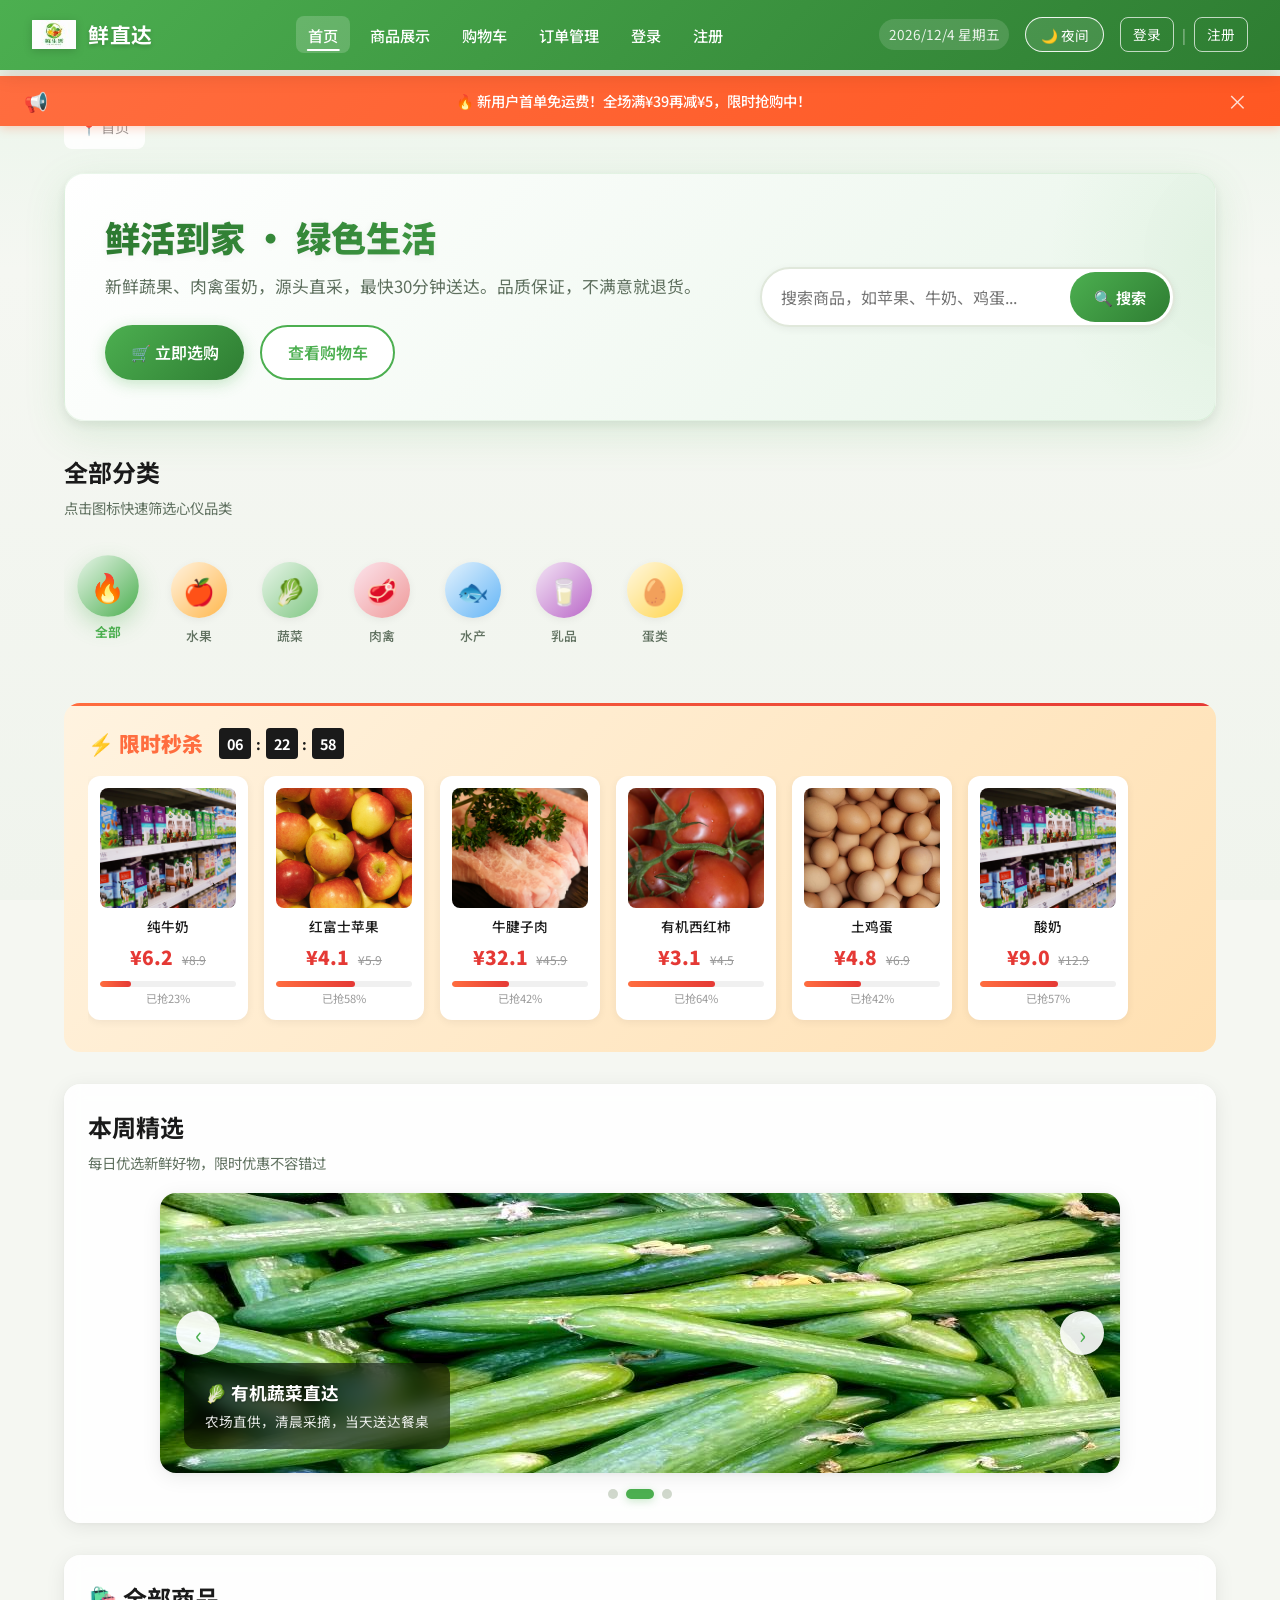
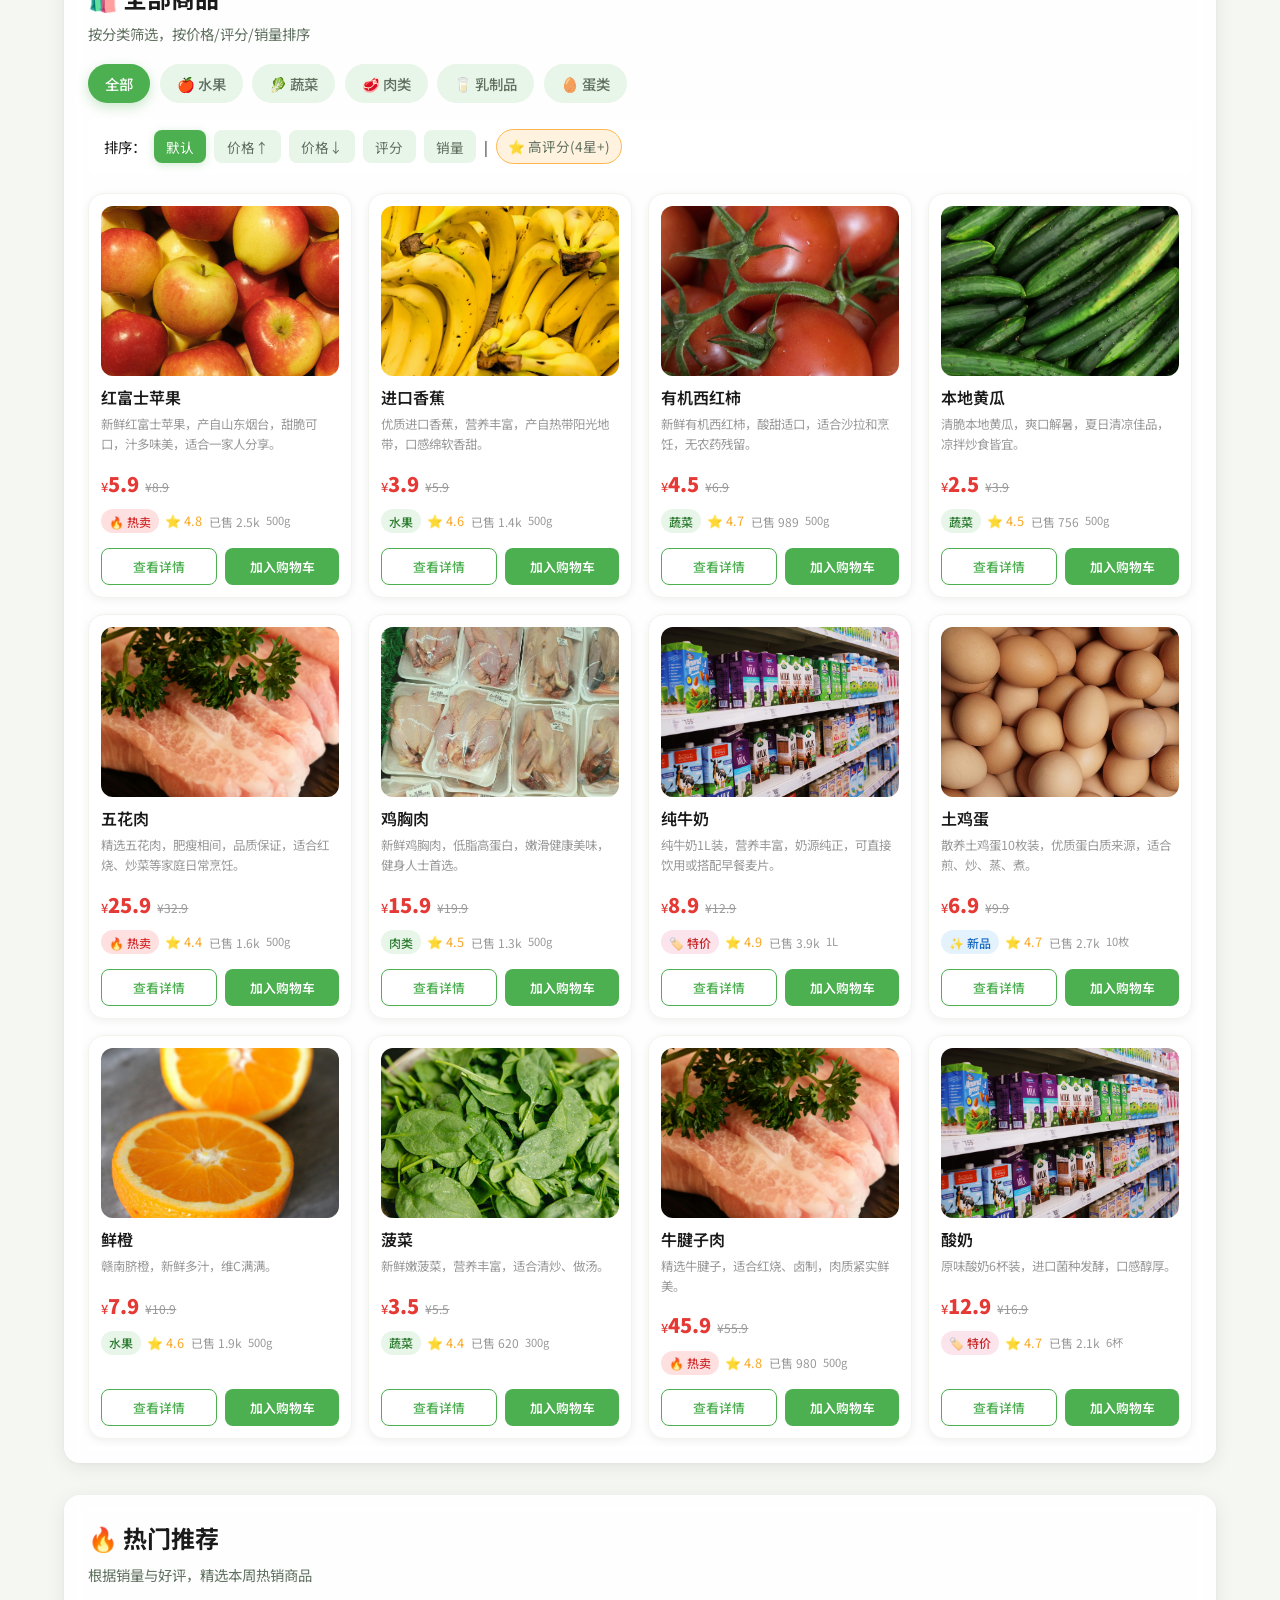
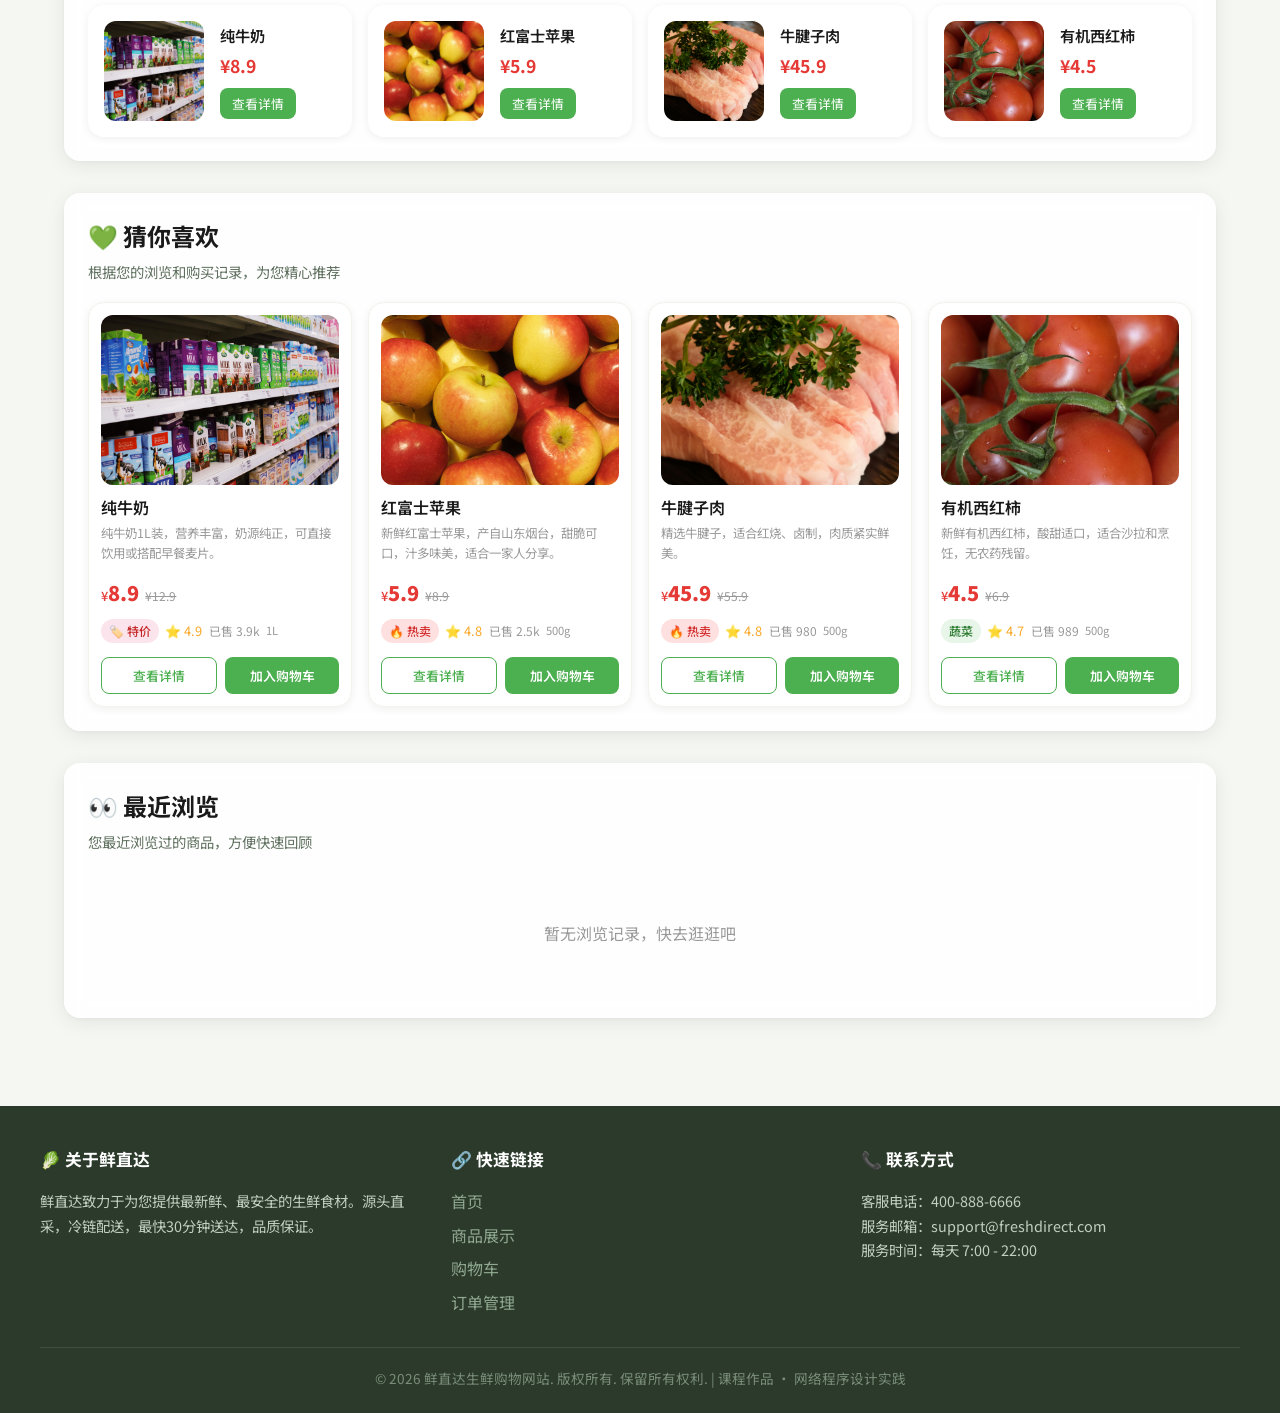
<file: index.html>
<!DOCTYPE html>
<html lang="zh-CN">
<head>
    <meta charset="UTF-8">
    <meta name="viewport" content="width=device-width, initial-scale=1.0">
    <title>首页 - 鲜直达 · 生鲜购物网站</title>
    <!-- 网站图标 favicon（课程要求4：页面元素完整性） -->
    <link rel="icon" href="data:image/svg+xml,<svg xmlns='http://www.w3.org/2000/svg' viewBox='0 0 100 100'><text y='.9em' font-size='90'>🥬</text></svg>">
    <link rel="stylesheet" href="style.css">
</head>
<body>
    <!-- ========== 顶部导航栏（课程要求1：HTML5 语义化标签 header） ========== -->
    <!-- 此处满足课程要求1：使用 header 语义标签定义页头区域 -->
    <header id="main-header">
        <!-- logo 区域（课程要求6：logo + img alt） -->
        <div class="logo">
            <!-- 汉堡菜单（移动端） -->
            <button class="mobile-menu-btn" id="mobile-menu-btn" aria-label="菜单">
                <span></span><span></span><span></span>
            </button>
            <img src="images/logo.png" alt="生鲜购物网站Logo - 鲜直达" loading="lazy">
            <h1>鲜直达</h1>
        </div>

        <!-- 此处满足课程要求1：使用 nav 语义标签定义导航栏 -->
        <nav id="navbar" class="nav-menu" aria-label="主导航">
            <a href="index.html" class="active">首页</a>
            <a href="index.html#products">商品展示</a>
            <a href="cart.html">购物车<span class="cart-badge" id="cart-badge" style="display:none">0</span></a>
            <a href="orders.html">订单管理</a>
            <a href="login.html">登录</a>
            <a href="register.html">注册</a>
        </nav>

        <div class="header-actions">
            <!-- 此处满足课程要求5-日期显示：显示当天日期 + 星期 -->
            <div id="current-date" class="current-date"></div>
            <button id="dark-mode-toggle" type="button" aria-label="切换深色模式">🌙 夜间</button>
            <div id="user-status"></div>
        </div>
    </header>

    <!-- ========== 公告栏 ========== -->
    <aside class="announcement-bar" id="announcement-bar" aria-label="网站公告">
        <span class="announcement-icon">📢</span>
        <span class="announcement-text">🔥 新用户首单免运费！全场满¥39再减¥5，限时抢购中！</span>
        <button class="announcement-close" id="announcement-close" aria-label="关闭公告">×</button>
    </aside>

    <!-- ========== 主体内容（课程要求1：HTML5 语义化标签 main） ========== -->
    <!-- 此处满足课程要求1：使用 main 语义标签包裹页面主体内容 -->
    <main>
        <!-- 面包屑导航 -->
        <nav class="breadcrumb" aria-label="面包屑导航">
            <span>📍 首页</span>
        </nav>

        <!-- ========== Hero 英雄区域（课程要求1：section 语义标签） ========== -->
        <!-- 此处满足课程要求1：使用 section 语义标签划分独立内容区块 -->
        <section class="hero">
            <div class="hero-left">
                <h2>鲜活到家 · 绿色生活</h2>
                <p>新鲜蔬果、肉禽蛋奶，源头直采，最快30分钟送达。品质保证，不满意就退货。</p>
                <div class="hero-actions">
                    <a class="hero-btn" href="#products">🛒 立即选购</a>
                    <a class="hero-btn secondary" href="cart.html">查看购物车</a>
                </div>
            </div>
            <div class="hero-search">
                <input id="search-input" type="search" placeholder="搜索商品，如苹果、牛奶、鸡蛋..." autocomplete="off" aria-label="搜索商品">
                <button class="search-btn-inline" id="search-btn" type="button" aria-label="搜索">🔍 搜索</button>
                <div class="search-suggestions" id="search-suggestions"></div>
                <div class="search-history" id="search-history"></div>
            </div>
        </section>

        <!-- ========== 分类图标横向滚动区（课程要求5：首页视觉重构） ========== -->
        <!-- 此处满足课程要求5-分类导航：横向滚动图标+文字，CSS渐变色背景 -->
        <section class="category-scroll" aria-label="商品分类快捷导航">
            <div class="section-header">
                <h2>全部分类</h2>
                <p>点击图标快速筛选心仪品类</p>
            </div>
            <div class="category-scroll-wrapper" id="category-scroll-wrapper">
                <div class="category-icon-item active" data-category="all">
                    <div class="icon-circle" style="background: linear-gradient(135deg, #E8F5E9, #4CAF50);">🔥</div>
                    <span class="icon-label">全部</span>
                </div>
                <div class="category-icon-item" data-category="水果">
                    <div class="icon-circle" style="background: linear-gradient(135deg, #FFF3E0, #FFB74D);">🍎</div>
                    <span class="icon-label">水果</span>
                </div>
                <div class="category-icon-item" data-category="蔬菜">
                    <div class="icon-circle" style="background: linear-gradient(135deg, #E8F5E9, #81C784);">🥬</div>
                    <span class="icon-label">蔬菜</span>
                </div>
                <div class="category-icon-item" data-category="肉类">
                    <div class="icon-circle" style="background: linear-gradient(135deg, #FCE4EC, #EF9A9A);">🥩</div>
                    <span class="icon-label">肉禽</span>
                </div>
                <div class="category-icon-item" data-category="水产">
                    <div class="icon-circle" style="background: linear-gradient(135deg, #E3F2FD, #64B5F6);">🐟</div>
                    <span class="icon-label">水产</span>
                </div>
                <div class="category-icon-item" data-category="乳制品">
                    <div class="icon-circle" style="background: linear-gradient(135deg, #F3E5F5, #BA68C8);">🥛</div>
                    <span class="icon-label">乳品</span>
                </div>
                <div class="category-icon-item" data-category="蛋类">
                    <div class="icon-circle" style="background: linear-gradient(135deg, #FFF8E1, #FFD54F);">🥚</div>
                    <span class="icon-label">蛋类</span>
                </div>
            </div>
        </section>

        <!-- ========== 限时秒杀区（课程要求5：限时秒杀横向滚动 + CSS倒计时） ========== -->
        <!-- 此处满足课程要求5-限时秒杀：CSS动画倒计时 -->
        <section class="flash-sale" aria-label="限时秒杀">
            <div class="flash-sale-header">
                <div class="flash-sale-title">⚡ 限时秒杀</div>
                <div class="flash-countdown" id="flash-countdown">
                    <span class="time-block" id="flash-hh">00</span>
                    <span class="time-sep">:</span>
                    <span class="time-block" id="flash-mm">00</span>
                    <span class="time-sep">:</span>
                    <span class="time-block" id="flash-ss">00</span>
                </div>
            </div>
            <div class="flash-sale-list" id="flash-sale-list">
                <!-- JS 动态渲染秒杀商品 -->
            </div>
        </section>

        <!-- ========== 轮播图区（课程要求5：自动轮播 + 箭头 + 指示点） ========== -->
        <!-- 此处满足课程要求5-轮播图：5秒自动切换 + 左右箭头 + 底部指示点(dots) -->
        <section class="carousel-section" aria-label="精彩轮播">
            <div class="section-header">
                <h2>本周精选</h2>
                <p>每日优选新鲜好物，限时优惠不容错过</p>
            </div>
            <div class="carousel-wrapper">
                <div class="carousel-container" id="carousel-container">
                    <div class="carousel-slide">
                        <img src="images/banner1.jpg" alt="新鲜水果大促 - 精选时令水果">
                        <div class="carousel-caption">
                            <h3>🍎 鲜果大促</h3>
                            <p>精选时令水果，鲜甜入味，限时抢购中</p>
                        </div>
                    </div>
                    <div class="carousel-slide">
                        <img src="images/banner2.jpg" alt="绿色蔬菜直达 - 有机种植">
                        <div class="carousel-caption">
                            <h3>🥬 有机蔬菜直达</h3>
                            <p>农场直供，清晨采摘，当天送达餐桌</p>
                        </div>
                    </div>
                    <div class="carousel-slide">
                        <img src="images/banner3.jpg" alt="优质肉类精选 - 严选品质">
                        <div class="carousel-caption">
                            <h3>🥩 优质肉类精选</h3>
                            <p>严选肉品，冷链配送，安心品质保证</p>
                        </div>
                    </div>
                </div>
                <button class="carousel-btn prev" type="button" aria-label="上一张">‹</button>
                <button class="carousel-btn next" type="button" aria-label="下一张">›</button>
            </div>
            <!-- 轮播指示点（课程要求5：底部指示点） -->
            <div class="carousel-dots" id="carousel-dots">
                <button class="carousel-dot active" data-index="0" aria-label="第1张"></button>
                <button class="carousel-dot" data-index="1" aria-label="第2张"></button>
                <button class="carousel-dot" data-index="2" aria-label="第3张"></button>
            </div>
        </section>

        <!-- ========== 商品展示区（课程要求3：商品展示页） ========== -->
        <!-- 此处满足课程要求1：使用 section 语义标签 -->
        <section id="products" class="products-section" aria-label="商品展示">
            <div class="section-header">
                <h2>🛍️ 全部商品</h2>
                <p>按分类筛选，按价格/评分/销量排序</p>
            </div>

            <!-- 分类筛选按钮 -->
            <div class="categories" id="category-buttons">
                <button class="category-btn active" data-category="all">全部</button>
                <button class="category-btn" data-category="水果">🍎 水果</button>
                <button class="category-btn" data-category="蔬菜">🥬 蔬菜</button>
                <button class="category-btn" data-category="肉类">🥩 肉类</button>
                <button class="category-btn" data-category="乳制品">🥛 乳制品</button>
                <button class="category-btn" data-category="蛋类">🥚 蛋类</button>
            </div>

            <!-- 排序控件 -->
            <div class="sort-controls">
                <span>排序：</span>
                <button class="sort-btn active" data-sort="default">默认</button>
                <button class="sort-btn" data-sort="price-asc">价格↑</button>
                <button class="sort-btn" data-sort="price-desc">价格↓</button>
                <button class="sort-btn" data-sort="rating">评分</button>
                <button class="sort-btn" data-sort="sales">销量</button>
                <span class="divider">|</span>
                <label class="filter-high-rating">
                    <input type="checkbox" id="filter-high-rating"> ⭐ 高评分(4星+)
                </label>
            </div>

            <!-- 商品列表（JS动态渲染） -->
            <div class="product-list" id="product-list">
                <!-- 骨架屏加载 -->
                <div class="skeleton-card"><div class="skeleton skeleton-image"></div><div class="skeleton skeleton-text"></div><div class="skeleton skeleton-text short"></div></div>
                <div class="skeleton-card"><div class="skeleton skeleton-image"></div><div class="skeleton skeleton-text"></div><div class="skeleton skeleton-text short"></div></div>
                <div class="skeleton-card"><div class="skeleton skeleton-image"></div><div class="skeleton skeleton-text"></div><div class="skeleton skeleton-text short"></div></div>
                <div class="skeleton-card"><div class="skeleton skeleton-image"></div><div class="skeleton skeleton-text"></div><div class="skeleton skeleton-text short"></div></div>
            </div>
        </section>

        <!-- ========== 热门推荐区 ========== -->
        <!-- 此处满足课程要求1：使用 section 语义标签 -->
        <section class="recommend-section" aria-label="热门推荐">
            <div class="section-header">
                <h2>🔥 热门推荐</h2>
                <p>根据销量与好评，精选本周热销商品</p>
            </div>
            <div class="recommend-list" id="recommend-list">
                <!-- JS 动态渲染 -->
            </div>
        </section>

        <!-- ========== 猜你喜欢区（课程要求5） ========== -->
        <!-- 此处满足课程要求5-猜你喜欢：基于浏览记录推荐 -->
        <section class="guess-like-section" id="guess-like-section" aria-label="猜你喜欢">
            <div class="section-header">
                <h2>💚 猜你喜欢</h2>
                <p>根据您的浏览和购买记录，为您精心推荐</p>
            </div>
            <div class="guess-like-list" id="guess-like-list">
                <!-- JS 动态渲染 -->
            </div>
        </section>

        <!-- ========== 最近浏览区 ========== -->
        <!-- 此处满足课程要求1：使用 section 语义标签 -->
        <section class="recently-viewed-section" id="recently-viewed-section" aria-label="最近浏览">
            <div class="section-header">
                <h2>👀 最近浏览</h2>
                <p>您最近浏览过的商品，方便快速回顾</p>
            </div>
            <div class="recently-viewed-list" id="recently-viewed-list">
                <!-- JS 动态渲染 -->
            </div>
        </section>
    </main>

    <!-- ========== 页脚（课程要求1：footer 语义标签 / 课程要求6：版权信息） ========== -->
    <!-- 此处满足课程要求1：使用 footer 语义标签 -->
    <!-- 此处满足课程要求6：版权信息 -->
    <footer role="contentinfo">
        <div class="footer-content">
            <div class="footer-section">
                <h4>🥬 关于鲜直达</h4>
                <p>鲜直达致力于为您提供最新鲜、最安全的生鲜食材。源头直采，冷链配送，最快30分钟送达，品质保证。</p>
            </div>
            <div class="footer-section">
                <h4>🔗 快速链接</h4>
                <ul>
                    <li><a href="index.html">首页</a></li>
                    <li><a href="index.html#products">商品展示</a></li>
                    <li><a href="cart.html">购物车</a></li>
                    <li><a href="orders.html">订单管理</a></li>
                </ul>
            </div>
            <div class="footer-section">
                <h4>📞 联系方式</h4>
                <p>客服电话：400-888-6666</p>
                <p>服务邮箱：support@freshdirect.com</p>
                <p>服务时间：每天 7:00 - 22:00</p>
            </div>
        </div>
        <div class="footer-bottom">
            <!-- 此处满足课程要求6：版权信息 -->
            <p>&copy; 2026 鲜直达生鲜购物网站. 版权所有. 保留所有权利. | 课程作品 · 网络程序设计实践</p>
        </div>
    </footer>

    <!-- 移动端底部导航栏 -->
    <nav class="mobile-bottom-bar" id="mobile-bottom-bar" aria-label="移动端导航">
        <a href="index.html" class="active">
            <span class="icon">🏠</span>首页
        </a>
        <a href="index.html#products">
            <span class="icon">🛍️</span>商品
        </a>
        <a href="cart.html">
            <span class="icon">🛒</span>购物车
        </a>
        <a href="orders.html">
            <span class="icon">📦</span>订单
        </a>
        <a href="login.html">
            <span class="icon">👤</span>我的
        </a>
    </nav>

    <!-- Toast 通知容器 -->
    <div id="toast" class="toast"></div>

    <!-- 引入 JavaScript（课程要求7：HTML/CSS/JS 分文件存放） -->
    <script src="script.js"></script>
</body>
</html>
</file>
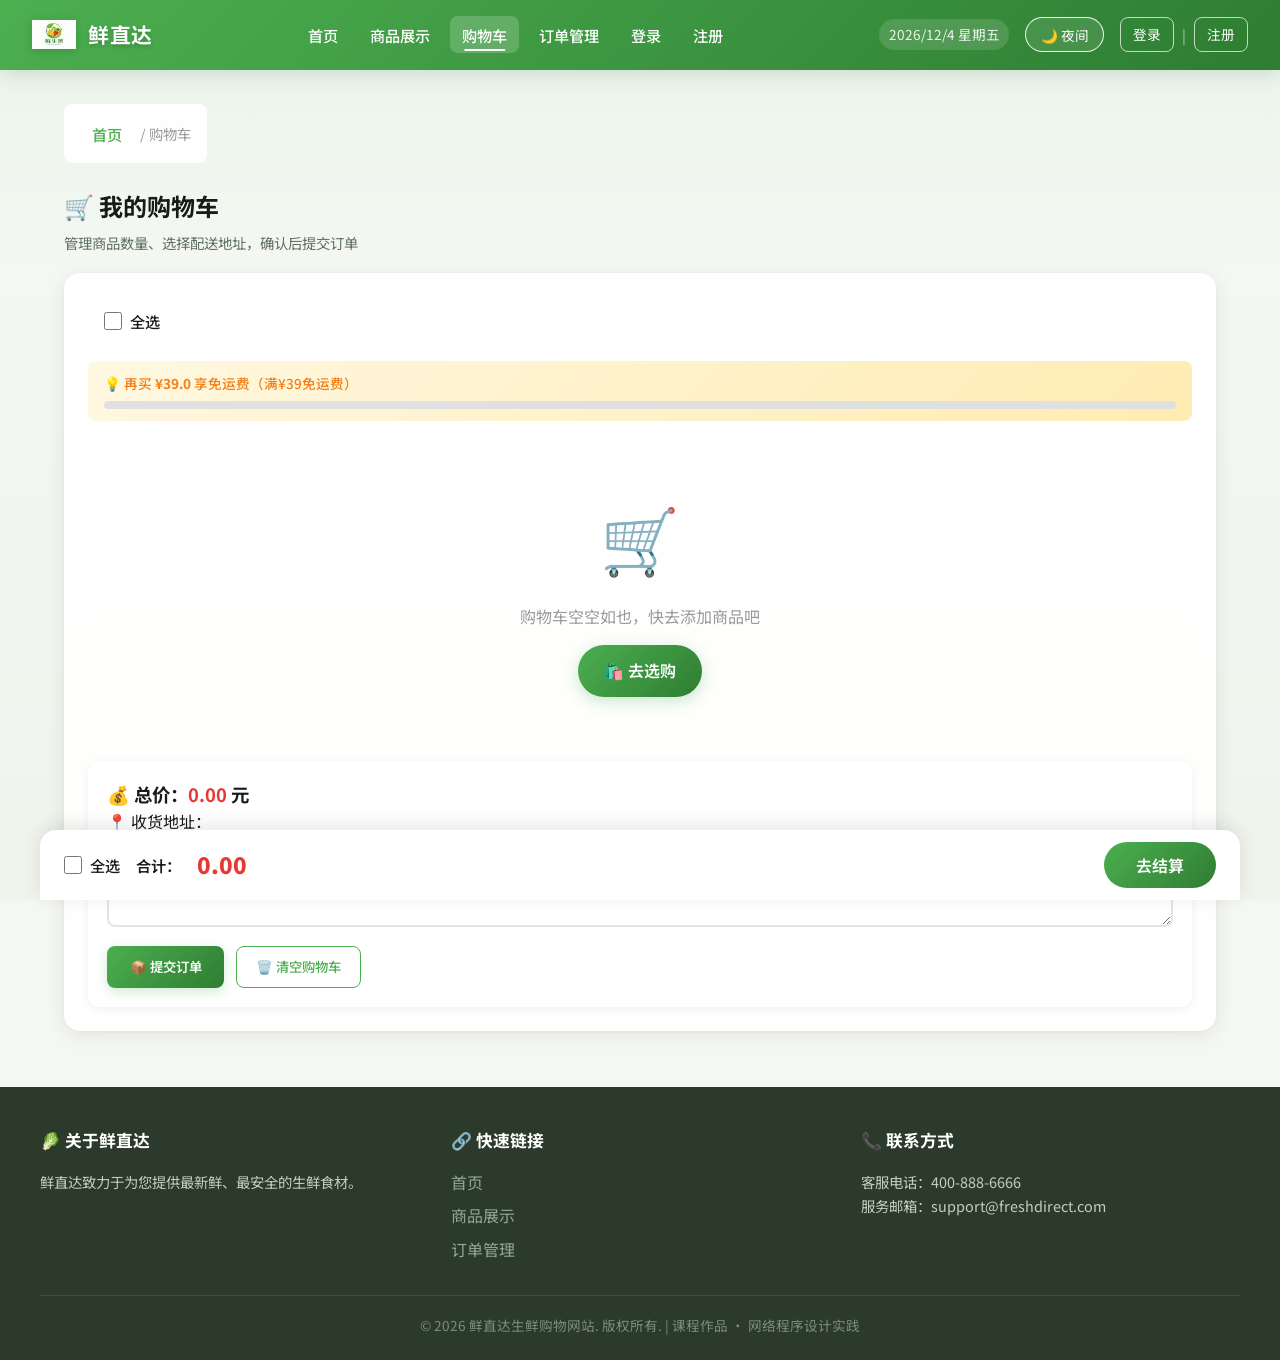
<file: cart.html>
<!DOCTYPE html>
<html lang="zh-CN">
<head>
    <meta charset="UTF-8">
    <meta name="viewport" content="width=device-width, initial-scale=1.0">
    <title>购物车 - 鲜直达 · 生鲜购物网站</title>
    <link rel="icon" href="data:image/svg+xml,<svg xmlns='http://www.w3.org/2000/svg' viewBox='0 0 100 100'><text y='.9em' font-size='90'>🥬</text></svg>">
    <link rel="stylesheet" href="style.css">
</head>
<body>
    <!-- 此处满足课程要求1：HTML5 语义化标签 header -->
    <header id="main-header">
        <div class="logo">
            <img src="images/logo.png" alt="生鲜购物网站Logo" loading="lazy">
            <h1>鲜直达</h1>
        </div>
        <!-- 此处满足课程要求1：HTML5 语义化标签 nav -->
        <nav id="navbar" class="nav-menu" aria-label="主导航">
            <a href="index.html">首页</a>
            <a href="index.html#products">商品展示</a>
            <a href="cart.html" class="active">购物车<span class="cart-badge" id="cart-badge" style="display:none">0</span></a>
            <a href="orders.html">订单管理</a>
            <a href="login.html">登录</a>
            <a href="register.html">注册</a>
        </nav>
        <div class="header-actions">
            <div id="current-date" class="current-date"></div>
            <button id="dark-mode-toggle" type="button" aria-label="切换深色模式">🌙 夜间</button>
            <div id="user-status"></div>
        </div>
    </header>

    <!-- 此处满足课程要求1：HTML5 语义化标签 main -->
    <main>
        <nav class="breadcrumb" aria-label="面包屑导航">
            <a href="index.html">首页</a>
            <span>/ 购物车</span>
        </nav>

        <!-- 此处满足课程要求1：使用 section 语义标签 -->
        <section class="section-header">
            <h2>🛒 我的购物车</h2>
            <p>管理商品数量、选择配送地址，确认后提交订单</p>
        </section>

        <section class="cart-page" aria-label="购物车内容">
            <!-- 全选/删除控件 -->
            <div class="cart-controls">
                <label class="select-all-label">
                    <input type="checkbox" id="select-all"> 全选
                </label>
                <button id="delete-selected" type="button" class="secondary" style="display:none;">🗑️ 删除选中</button>
            </div>

            <!-- 此处满足课程要求7-免运费进度条：CSS动画进度条 -->
            <div class="free-shipping-bar" id="free-shipping-bar">
                <div class="progress-text">💡 满¥39享免运费</div>
                <div class="progress-track"><div class="progress-fill" style="width:0%"></div></div>
            </div>

            <!-- 购物车商品列表 -->
            <div id="cart-items" class="cart-items">
                <!-- JS 动态渲染购物车商品 -->
            </div>

            <!-- 汇总区域 -->
            <div class="cart-summary">
                <p style="font-size:1.15rem;font-weight:700;">💰 总价：<span id="total-price" style="color:#E53935;">0.00</span> 元</p>
                <label for="shipping-address">📍 收货地址：</label>
                <textarea id="shipping-address" placeholder="请输入详细收货地址（省/市/区/街道/门牌号）" rows="3"></textarea>
                <div class="cart-actions">
                    <button id="checkout" class="primary">📦 提交订单</button>
                    <button id="clear-cart" type="button" class="secondary">🗑️ 清空购物车</button>
                </div>
            </div>
        </section>
    </main>

    <!-- 此处满足课程要求7-底部固定结算栏：全选 + 合计 + 去结算 -->
    <div class="cart-sticky-bar" id="cart-sticky-bar">
        <label class="select-all-label">
            <input type="checkbox" id="select-all-sticky" onchange="document.getElementById('select-all').checked = this.checked; toggleSelectAll();"> 全选
        </label>
        <span class="total-label">合计：</span>
        <span class="total-amount" id="sticky-total">0.00</span>
        <button class="btn-checkout" type="button" onclick="showOrderConfirmModal()">去结算</button>
    </div>

    <!-- 此处满足课程要求1：HTML5 语义化标签 footer -->
    <!-- 此处满足课程要求6：版权信息 -->
    <footer role="contentinfo">
        <div class="footer-content">
            <div class="footer-section">
                <h4>🥬 关于鲜直达</h4>
                <p>鲜直达致力于为您提供最新鲜、最安全的生鲜食材。</p>
            </div>
            <div class="footer-section">
                <h4>🔗 快速链接</h4>
                <ul>
                    <li><a href="index.html">首页</a></li>
                    <li><a href="index.html#products">商品展示</a></li>
                    <li><a href="orders.html">订单管理</a></li>
                </ul>
            </div>
            <div class="footer-section">
                <h4>📞 联系方式</h4>
                <p>客服电话：400-888-6666</p>
                <p>服务邮箱：support@freshdirect.com</p>
            </div>
        </div>
        <div class="footer-bottom">
            <p>&copy; 2026 鲜直达生鲜购物网站. 版权所有. | 课程作品 · 网络程序设计实践</p>
        </div>
    </footer>

    <div id="toast" class="toast"></div>
    <!-- 此处满足课程要求7：HTML/CSS/JS 分文件存放 -->
    <script src="script.js"></script>
</body>
</html>
</file>
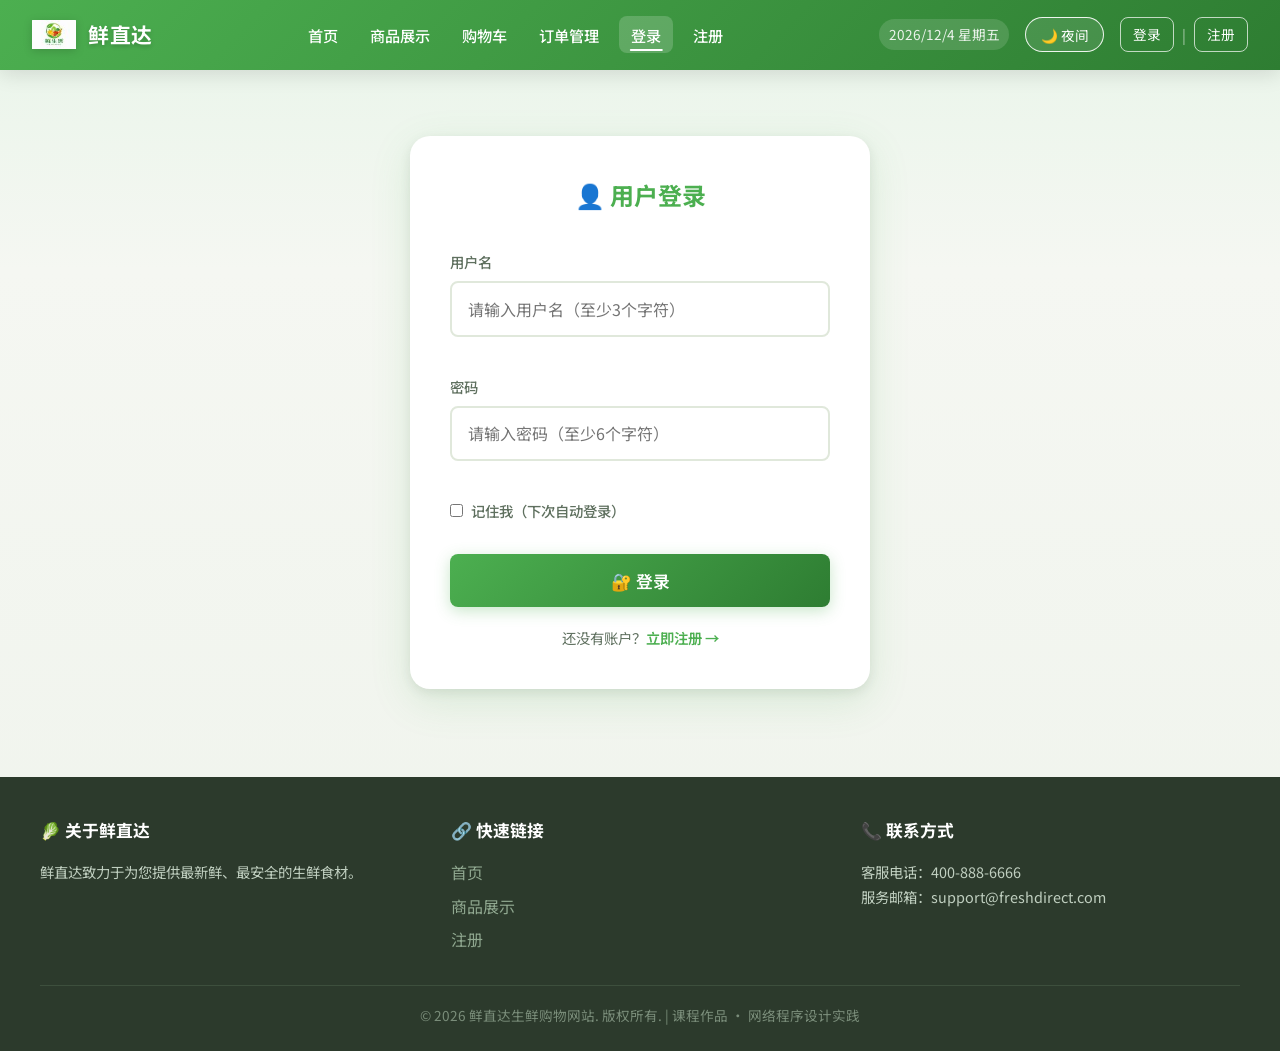
<file: login.html>
<!DOCTYPE html>
<html lang="zh-CN">
<head>
    <meta charset="UTF-8">
    <meta name="viewport" content="width=device-width, initial-scale=1.0">
    <title>登录 - 鲜直达 · 生鲜购物网站</title>
    <link rel="icon" href="data:image/svg+xml,<svg xmlns='http://www.w3.org/2000/svg' viewBox='0 0 100 100'><text y='.9em' font-size='90'>🥬</text></svg>">
    <link rel="stylesheet" href="style.css">
</head>
<body>
    <!-- 此处满足课程要求1：HTML5 语义化标签 header -->
    <header id="main-header">
        <div class="logo">
            <img src="images/logo.png" alt="生鲜购物网站Logo" loading="lazy">
            <h1>鲜直达</h1>
        </div>
        <!-- 此处满足课程要求1：HTML5 语义化标签 nav -->
        <nav id="navbar" class="nav-menu" aria-label="主导航">
            <a href="index.html">首页</a>
            <a href="index.html#products">商品展示</a>
            <a href="cart.html">购物车</a>
            <a href="orders.html">订单管理</a>
            <a href="login.html" class="active">登录</a>
            <a href="register.html">注册</a>
        </nav>
        <div class="header-actions">
            <div id="current-date" class="current-date"></div>
            <button id="dark-mode-toggle" type="button" aria-label="切换深色模式">🌙 夜间</button>
            <div id="user-status"></div>
        </div>
    </header>

    <!-- 此处满足课程要求1：HTML5 语义化标签 main -->
    <main>
        <!-- 此处满足课程要求1：使用 section 语义标签 -->
        <!-- 此处满足课程要求5-表单验证：:invalid/:valid 伪类 + 实时验证反馈 -->
        <section class="form-section" aria-label="用户登录表单">
            <h2>👤 用户登录</h2>
            <!-- 此处满足课程要求1：HTML5 语义化标签 form -->
            <form id="login-form" novalidate>
                <label for="username">用户名</label>
                <input type="text" id="username" name="username" placeholder="请输入用户名（至少3个字符）"
                    autocomplete="username" required minlength="3">
                <div class="field-hint" id="hint-username"></div>

                <label for="password">密码</label>
                <input type="password" id="password" name="password" placeholder="请输入密码（至少6个字符）"
                    autocomplete="current-password" required minlength="6">
                <div class="field-hint" id="hint-password"></div>

                <label class="checkbox-label">
                    <input type="checkbox" id="remember-me"> 记住我（下次自动登录）
                </label>

                <button type="submit">🔐 登录</button>
            </form>
            <p>还没有账户？<a href="register.html">立即注册 →</a></p>
        </section>
    </main>

    <!-- 此处满足课程要求1：HTML5 语义化标签 footer -->
    <!-- 此处满足课程要求6：版权信息 -->
    <footer role="contentinfo">
        <div class="footer-content">
            <div class="footer-section">
                <h4>🥬 关于鲜直达</h4>
                <p>鲜直达致力于为您提供最新鲜、最安全的生鲜食材。</p>
            </div>
            <div class="footer-section">
                <h4>🔗 快速链接</h4>
                <ul>
                    <li><a href="index.html">首页</a></li>
                    <li><a href="index.html#products">商品展示</a></li>
                    <li><a href="register.html">注册</a></li>
                </ul>
            </div>
            <div class="footer-section">
                <h4>📞 联系方式</h4>
                <p>客服电话：400-888-6666</p>
                <p>服务邮箱：support@freshdirect.com</p>
            </div>
        </div>
        <div class="footer-bottom">
            <p>&copy; 2026 鲜直达生鲜购物网站. 版权所有. | 课程作品 · 网络程序设计实践</p>
        </div>
    </footer>

    <div id="toast" class="toast"></div>
    <!-- 此处满足课程要求7：HTML/CSS/JS 分文件存放 -->
    <script src="script.js"></script>
</body>
</html>
</file>
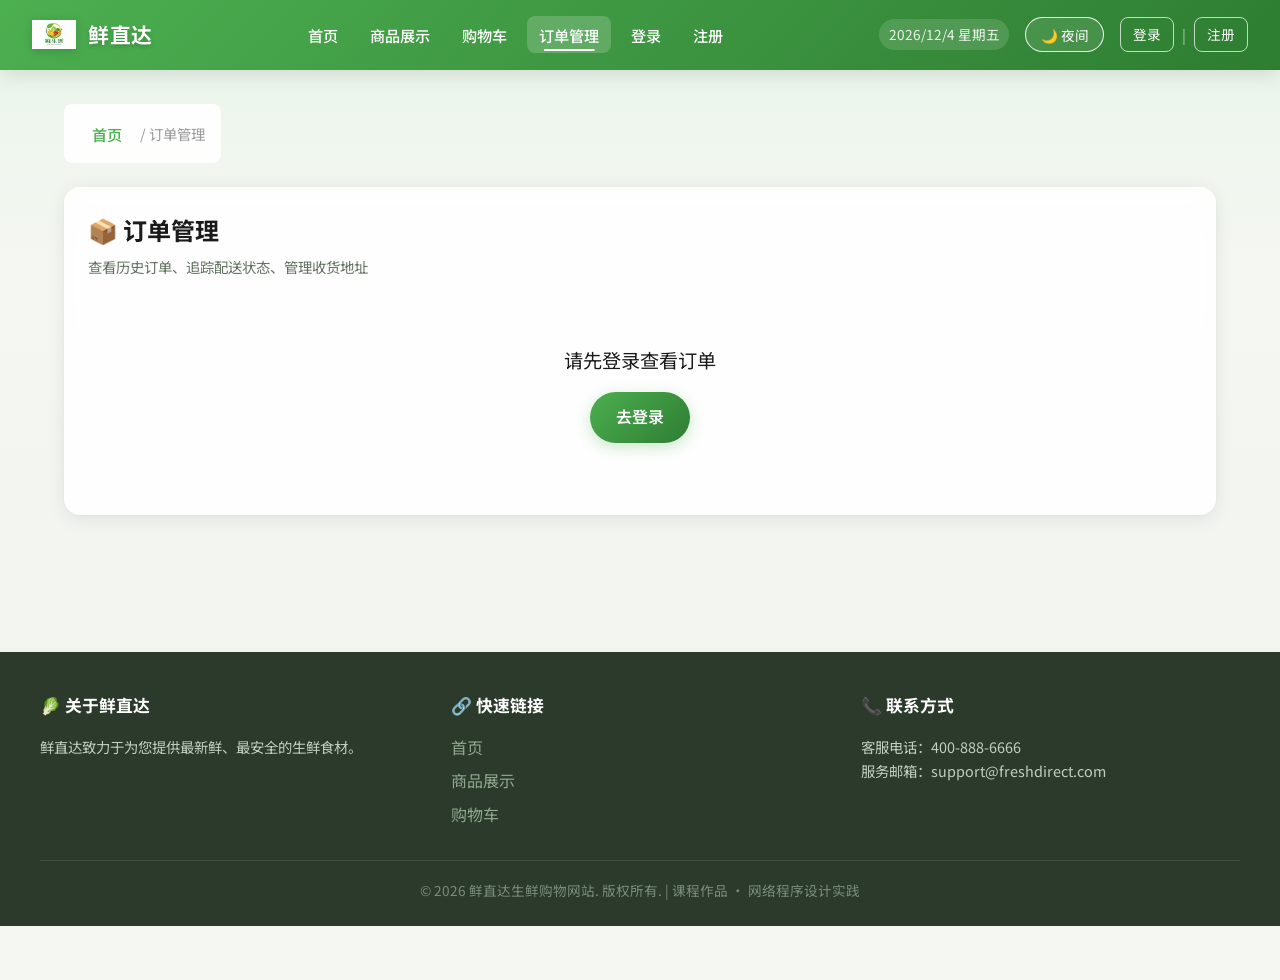
<file: orders.html>
<!DOCTYPE html>
<html lang="zh-CN">
<head>
    <meta charset="UTF-8">
    <meta name="viewport" content="width=device-width, initial-scale=1.0">
    <title>订单管理 - 鲜直达 · 生鲜购物网站</title>
    <link rel="icon" href="data:image/svg+xml,<svg xmlns='http://www.w3.org/2000/svg' viewBox='0 0 100 100'><text y='.9em' font-size='90'>🥬</text></svg>">
    <link rel="stylesheet" href="style.css">
</head>
<body>
    <!-- 此处满足课程要求1：HTML5 语义化标签 header -->
    <header id="main-header">
        <div class="logo">
            <img src="images/logo.png" alt="生鲜购物网站Logo" loading="lazy">
            <h1>鲜直达</h1>
        </div>
        <!-- 此处满足课程要求1：HTML5 语义化标签 nav -->
        <nav id="navbar" class="nav-menu" aria-label="主导航">
            <a href="index.html">首页</a>
            <a href="index.html#products">商品展示</a>
            <a href="cart.html">购物车<span class="cart-badge" id="cart-badge" style="display:none">0</span></a>
            <a href="orders.html" class="active">订单管理</a>
            <a href="login.html">登录</a>
            <a href="register.html">注册</a>
        </nav>
        <div class="header-actions">
            <div id="current-date" class="current-date"></div>
            <button id="dark-mode-toggle" type="button" aria-label="切换深色模式">🌙 夜间</button>
            <div id="user-status"></div>
        </div>
    </header>

    <!-- 此处满足课程要求1：HTML5 语义化标签 main -->
    <main>
        <nav class="breadcrumb" aria-label="面包屑导航">
            <a href="index.html">首页</a>
            <span>/ 订单管理</span>
        </nav>

        <!-- 此处满足课程要求1：使用 section 语义标签 -->
        <section class="orders" aria-label="订单管理">
            <div class="section-header">
                <h2>📦 订单管理</h2>
                <p>查看历史订单、追踪配送状态、管理收货地址</p>
            </div>

            <!-- 此处满足课程要求8：5节点物流时间线 + 配送时间 + 再来一单 -->
            <div id="order-list">
                <!-- JS 动态渲染订单列表 -->
            </div>
        </section>
    </main>

    <!-- 此处满足课程要求1：HTML5 语义化标签 footer -->
    <!-- 此处满足课程要求6：版权信息 -->
    <footer role="contentinfo">
        <div class="footer-content">
            <div class="footer-section">
                <h4>🥬 关于鲜直达</h4>
                <p>鲜直达致力于为您提供最新鲜、最安全的生鲜食材。</p>
            </div>
            <div class="footer-section">
                <h4>🔗 快速链接</h4>
                <ul>
                    <li><a href="index.html">首页</a></li>
                    <li><a href="index.html#products">商品展示</a></li>
                    <li><a href="cart.html">购物车</a></li>
                </ul>
            </div>
            <div class="footer-section">
                <h4>📞 联系方式</h4>
                <p>客服电话：400-888-6666</p>
                <p>服务邮箱：support@freshdirect.com</p>
            </div>
        </div>
        <div class="footer-bottom">
            <p>&copy; 2026 鲜直达生鲜购物网站. 版权所有. | 课程作品 · 网络程序设计实践</p>
        </div>
    </footer>

    <nav class="mobile-bottom-bar" aria-label="移动端导航">
        <a href="index.html"><span class="icon">🏠</span>首页</a>
        <a href="index.html#products"><span class="icon">🛍️</span>商品</a>
        <a href="cart.html"><span class="icon">🛒</span>购物车</a>
        <a href="orders.html" class="active"><span class="icon">📦</span>订单</a>
        <a href="login.html"><span class="icon">👤</span>我的</a>
    </nav>

    <div id="toast" class="toast"></div>
    <!-- 此处满足课程要求7：HTML/CSS/JS 分文件存放 -->
    <script src="script.js"></script>
</body>
</html>
</file>
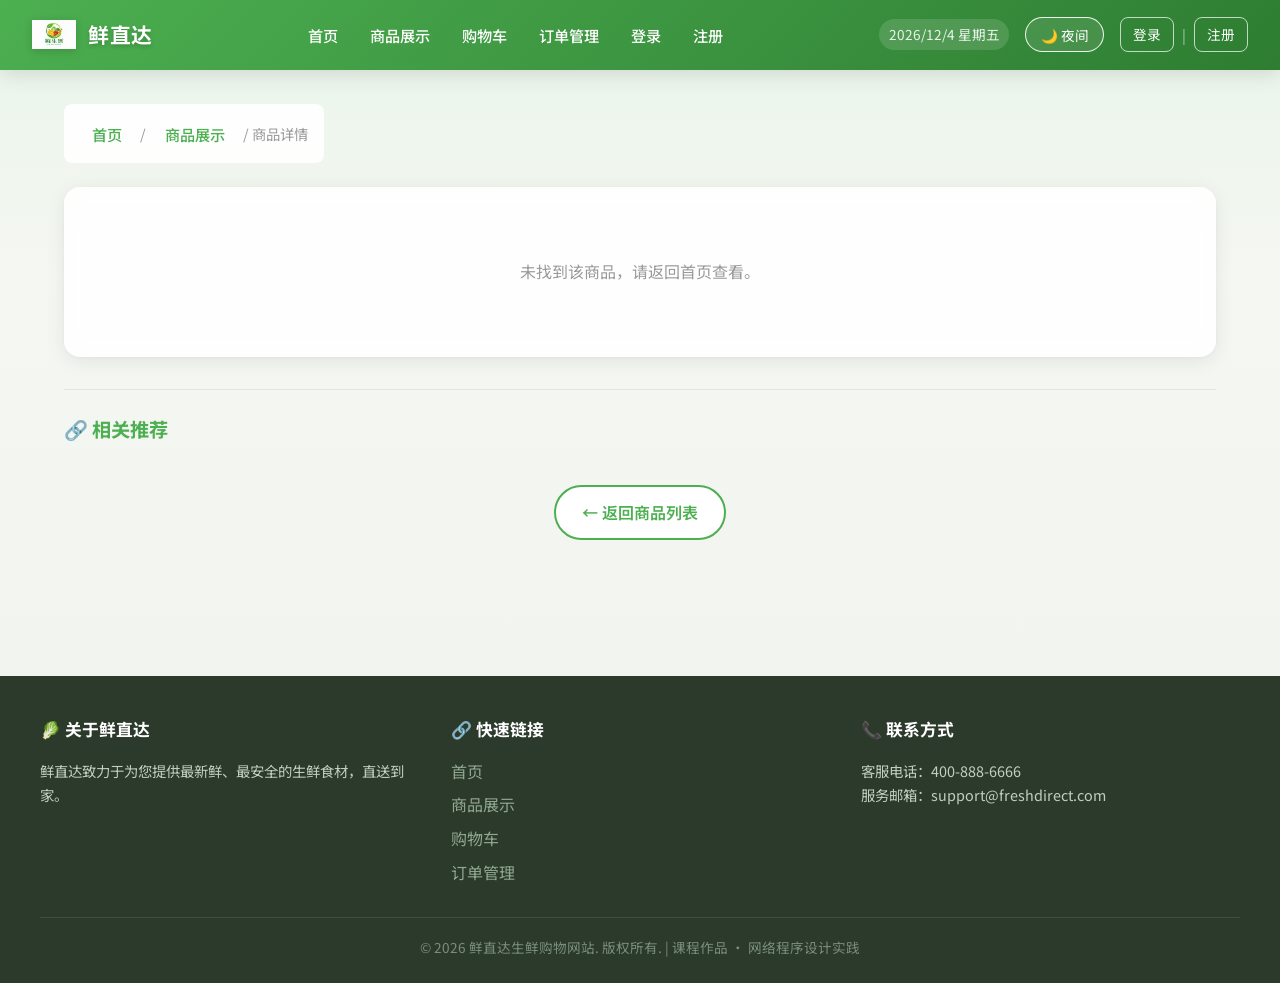
<file: product-detail.html>
<!DOCTYPE html>
<html lang="zh-CN">
<head>
    <meta charset="UTF-8">
    <meta name="viewport" content="width=device-width, initial-scale=1.0">
    <title>商品详情 - 鲜直达 · 生鲜购物网站</title>
    <link rel="icon" href="data:image/svg+xml,<svg xmlns='http://www.w3.org/2000/svg' viewBox='0 0 100 100'><text y='.9em' font-size='90'>🥬</text></svg>">
    <link rel="stylesheet" href="style.css">
</head>
<body>
    <!-- 此处满足课程要求1：HTML5 语义化标签 header -->
    <header id="main-header">
        <div class="logo">
            <button class="mobile-menu-btn" id="mobile-menu-btn" aria-label="菜单">
                <span></span><span></span><span></span>
            </button>
            <img src="images/logo.png" alt="生鲜购物网站Logo" loading="lazy">
            <h1>鲜直达</h1>
        </div>
        <!-- 此处满足课程要求1：HTML5 语义化标签 nav -->
        <nav id="navbar" class="nav-menu" aria-label="主导航">
            <a href="index.html">首页</a>
            <a href="index.html#products">商品展示</a>
            <a href="cart.html">购物车<span class="cart-badge" id="cart-badge" style="display:none">0</span></a>
            <a href="orders.html">订单管理</a>
            <a href="login.html">登录</a>
            <a href="register.html">注册</a>
        </nav>
        <div class="header-actions">
            <div id="current-date" class="current-date"></div>
            <button id="dark-mode-toggle" type="button" aria-label="切换深色模式">🌙 夜间</button>
            <div id="user-status"></div>
        </div>
    </header>

    <!-- 此处满足课程要求1：HTML5 语义化标签 main -->
    <main>
        <!-- 面包屑导航 -->
        <nav class="breadcrumb" aria-label="面包屑导航">
            <a href="index.html">首页</a>
            <span>/</span>
            <a href="index.html#products">商品展示</a>
            <span>/ 商品详情</span>
        </nav>

        <!-- 此处满足课程要求1：使用 section 语义标签 -->
        <section class="product-detail" aria-label="商品详情">
            <div id="product-detail-content">
                <!-- 此处满足课程要求6：大图+重量选择器+配送信息+标签页+底部固定栏 -->
                <!-- JS 动态渲染完整详情内容 -->
            </div>
        </section>

        <!-- 此处满足课程要求1：使用 aside 语义标签（相关推荐为侧边补充内容） -->
        <aside class="related-products" id="related-products" aria-label="相关推荐">
            <h3>🔗 相关推荐</h3>
            <div class="related-list" id="related-list">
                <!-- JS 动态渲染 -->
            </div>
        </aside>

        <!-- 返回按钮 -->
        <div class="detail-footer" style="text-align:center;margin-top:1.5rem;padding-bottom:80px;">
            <a class="hero-btn secondary" href="index.html#products">← 返回商品列表</a>
        </div>
    </main>

    <!-- 此处满足课程要求1：HTML5 语义化标签 footer -->
    <!-- 此处满足课程要求6：版权信息 -->
    <footer role="contentinfo">
        <div class="footer-content">
            <div class="footer-section">
                <h4>🥬 关于鲜直达</h4>
                <p>鲜直达致力于为您提供最新鲜、最安全的生鲜食材，直送到家。</p>
            </div>
            <div class="footer-section">
                <h4>🔗 快速链接</h4>
                <ul>
                    <li><a href="index.html">首页</a></li>
                    <li><a href="index.html#products">商品展示</a></li>
                    <li><a href="cart.html">购物车</a></li>
                    <li><a href="orders.html">订单管理</a></li>
                </ul>
            </div>
            <div class="footer-section">
                <h4>📞 联系方式</h4>
                <p>客服电话：400-888-6666</p>
                <p>服务邮箱：support@freshdirect.com</p>
            </div>
        </div>
        <div class="footer-bottom">
            <p>&copy; 2026 鲜直达生鲜购物网站. 版权所有. | 课程作品 · 网络程序设计实践</p>
        </div>
    </footer>

    <nav class="mobile-bottom-bar" aria-label="移动端导航">
        <a href="index.html"><span class="icon">🏠</span>首页</a>
        <a href="index.html#products"><span class="icon">🛍️</span>商品</a>
        <a href="cart.html"><span class="icon">🛒</span>购物车</a>
        <a href="orders.html"><span class="icon">📦</span>订单</a>
        <a href="login.html"><span class="icon">👤</span>我的</a>
    </nav>

    <div id="toast" class="toast"></div>
    <!-- 此处满足课程要求7：HTML/CSS/JS 分文件存放 -->
    <script src="script.js"></script>
</body>
</html>
</file>
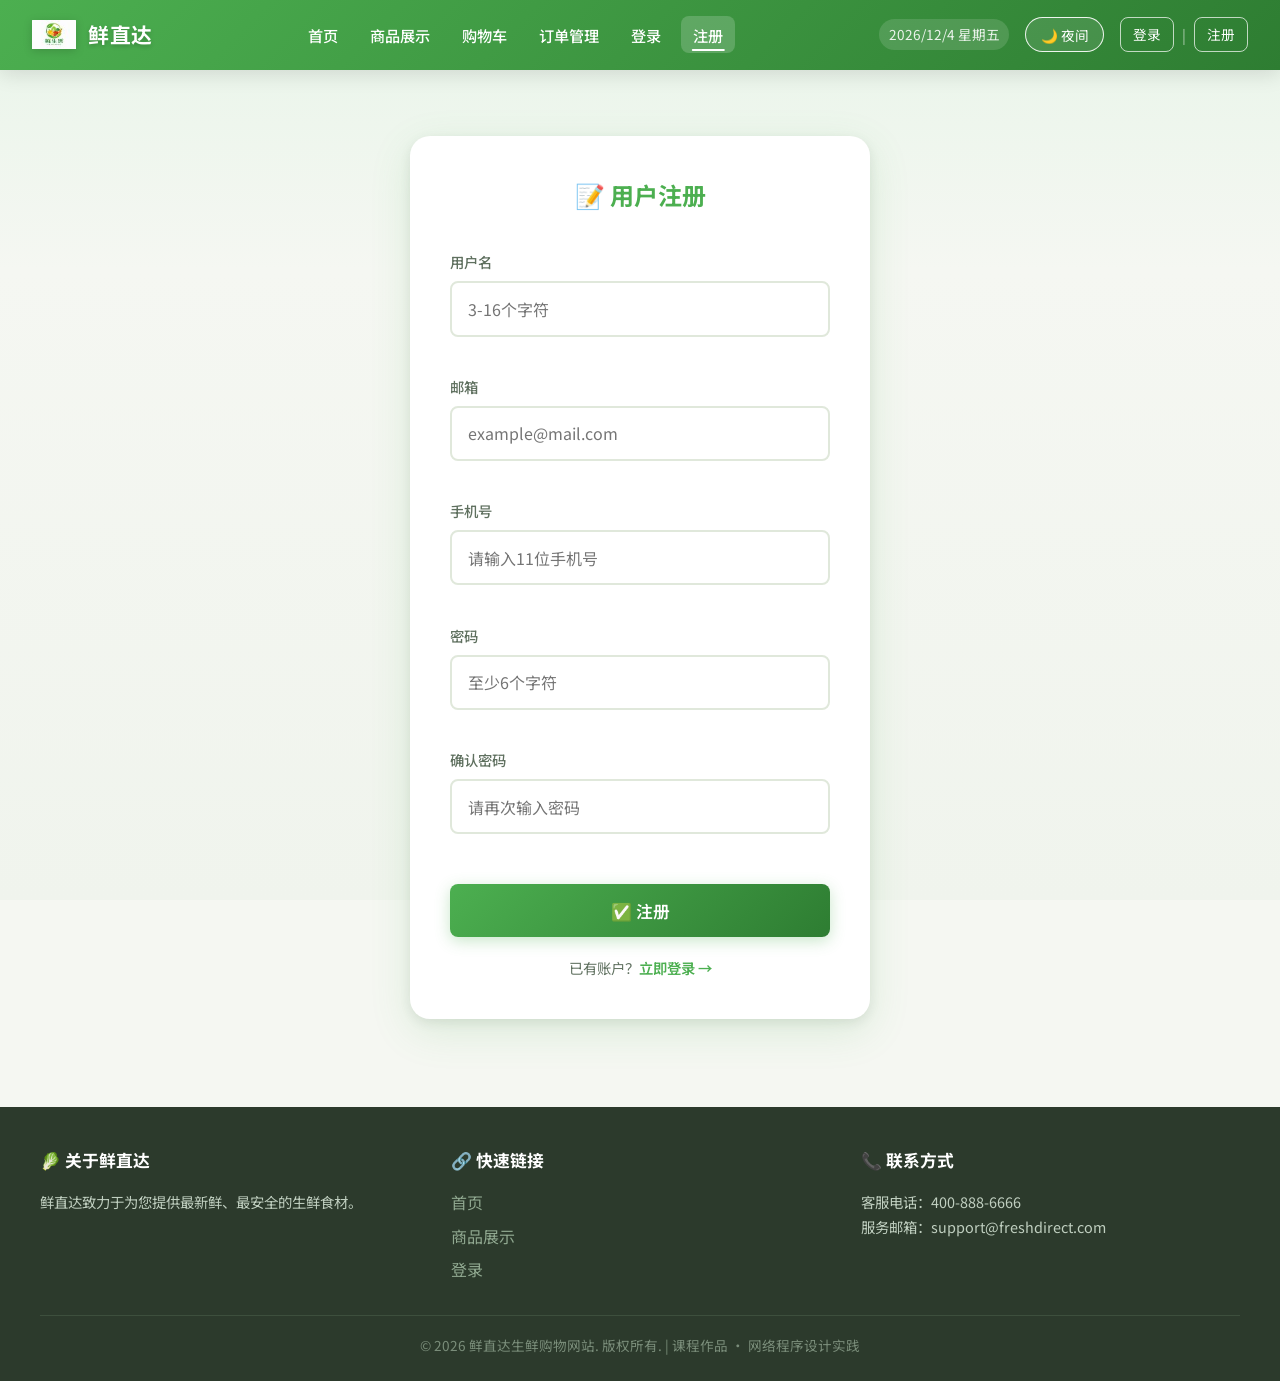
<file: register.html>
<!DOCTYPE html>
<html lang="zh-CN">
<head>
    <meta charset="UTF-8">
    <meta name="viewport" content="width=device-width, initial-scale=1.0">
    <title>注册 - 鲜直达 · 生鲜购物网站</title>
    <link rel="icon" href="data:image/svg+xml,<svg xmlns='http://www.w3.org/2000/svg' viewBox='0 0 100 100'><text y='.9em' font-size='90'>🥬</text></svg>">
    <link rel="stylesheet" href="style.css">
</head>
<body>
    <!-- 此处满足课程要求1：HTML5 语义化标签 header -->
    <header id="main-header">
        <div class="logo">
            <img src="images/logo.png" alt="生鲜购物网站Logo" loading="lazy">
            <h1>鲜直达</h1>
        </div>
        <!-- 此处满足课程要求1：HTML5 语义化标签 nav -->
        <nav id="navbar" class="nav-menu" aria-label="主导航">
            <a href="index.html">首页</a>
            <a href="index.html#products">商品展示</a>
            <a href="cart.html">购物车</a>
            <a href="orders.html">订单管理</a>
            <a href="login.html">登录</a>
            <a href="register.html" class="active">注册</a>
        </nav>
        <div class="header-actions">
            <div id="current-date" class="current-date"></div>
            <button id="dark-mode-toggle" type="button" aria-label="切换深色模式">🌙 夜间</button>
            <div id="user-status"></div>
        </div>
    </header>

    <!-- 此处满足课程要求1：HTML5 语义化标签 main -->
    <main>
        <!-- 此处满足课程要求1：使用 section 语义标签 -->
        <!-- 此处满足课程要求5-表单验证：完整验证 + :invalid/:valid 伪类实时反馈 -->
        <section class="form-section" aria-label="用户注册表单">
            <h2>📝 用户注册</h2>
            <!-- 此处满足课程要求1：HTML5 语义化标签 form -->
            <form id="register-form" novalidate>
                <label for="reg-username">用户名</label>
                <input type="text" id="reg-username" name="username" placeholder="3-16个字符"
                    autocomplete="username" required minlength="3" maxlength="16">
                <div class="field-hint" id="hint-username"></div>

                <label for="reg-email">邮箱</label>
                <input type="email" id="reg-email" name="email" placeholder="example@mail.com"
                    autocomplete="email" required>
                <div class="field-hint" id="hint-email"></div>

                <label for="reg-phone">手机号</label>
                <input type="tel" id="reg-phone" name="phone" placeholder="请输入11位手机号"
                    autocomplete="tel" pattern="^1[3-9]\d{9}$" required>
                <div class="field-hint" id="hint-phone"></div>

                <label for="reg-password">密码</label>
                <input type="password" id="reg-password" name="password" placeholder="至少6个字符"
                    autocomplete="new-password" required minlength="6">
                <div class="field-hint" id="hint-password"></div>

                <label for="confirm-password">确认密码</label>
                <input type="password" id="confirm-password" name="confirm-password" placeholder="请再次输入密码"
                    autocomplete="new-password" required>
                <div class="field-hint" id="hint-confirm"></div>

                <button type="submit">✅ 注册</button>
            </form>
            <p>已有账户？<a href="login.html">立即登录 →</a></p>
        </section>
    </main>

    <!-- 此处满足课程要求1：HTML5 语义化标签 footer -->
    <!-- 此处满足课程要求6：版权信息 -->
    <footer role="contentinfo">
        <div class="footer-content">
            <div class="footer-section">
                <h4>🥬 关于鲜直达</h4>
                <p>鲜直达致力于为您提供最新鲜、最安全的生鲜食材。</p>
            </div>
            <div class="footer-section">
                <h4>🔗 快速链接</h4>
                <ul>
                    <li><a href="index.html">首页</a></li>
                    <li><a href="index.html#products">商品展示</a></li>
                    <li><a href="login.html">登录</a></li>
                </ul>
            </div>
            <div class="footer-section">
                <h4>📞 联系方式</h4>
                <p>客服电话：400-888-6666</p>
                <p>服务邮箱：support@freshdirect.com</p>
            </div>
        </div>
        <div class="footer-bottom">
            <p>&copy; 2026 鲜直达生鲜购物网站. 版权所有. | 课程作品 · 网络程序设计实践</p>
        </div>
    </footer>

    <div id="toast" class="toast"></div>
    <!-- 此处满足课程要求7：HTML/CSS/JS 分文件存放 -->
    <script src="script.js"></script>
</body>
</html>
</file>
<file: style.css>
/* ============================================================
   生鲜购物网站 - 主样式表 (style.css)
   课程：网络程序设计实践  |  技术栈：纯 HTML5 + CSS3 + 原生 JS
   此处满足课程要求7：HTML/CSS/JS 分文件存放
   此处满足课程要求4：CSS3 布局/字体/背景/圆角/阴影/过渡/响应式
   ============================================================ */

/* ---------- Google Fonts 引入（课程要求4：字体样式） ---------- */
/* 此处满足课程要求4-字体：使用 Google Fonts 引入思源黑体(Noto Sans SC) */
@import url('https://fonts.googleapis.com/css2?family=Noto+Sans+SC:wght@300;400;500;700;900&display=swap');

/* ========== CSS 变量定义（课程要求9：CSS 变量管理主题） ========== */
/* 此处满足课程要求9：使用 :root 定义 CSS Variables，统一管理主色/辅色/圆角/阴影 */
:root {
    /* 主色调 - 生鲜绿色系 */
    --primary: #4CAF50;
    --primary-light: #66BB6A;
    --primary-dark: #2E7D32;
    --primary-bg: #e8f5e9;
    --primary-gradient: linear-gradient(135deg, #4CAF50 0%, #2E7D32 100%);

    /* 辅色 */
    --accent-orange: #FF6D3F;
    --accent-red: #E53935;
    --accent-blue: #2196F3;
    --accent-yellow: #FFB300;

    /* 背景色 */
    --bg-body: #f5f7f2;
    --bg-card: #ffffff;
    --bg-overlay: rgba(255, 255, 255, 0.88);
    --bg-header: #4CAF50;

    /* 文字色 */
    --text-primary: #1a1a1a;
    --text-secondary: #5f705f;
    --text-muted: #999999;
    --text-white: #ffffff;
    --text-price: #E53935;

    /* 边框 */
    --border-color: #e0e8db;
    --border-light: #f0f4ed;

    /* 阴影（课程要求4：多层次阴影） */
    --shadow-sm: 0 2px 8px rgba(0, 0, 0, 0.06);
    --shadow-md: 0 4px 20px rgba(0, 0, 0, 0.08), 0 1px 4px rgba(0, 0, 0, 0.04);
    --shadow-lg: 0 12px 40px rgba(76, 175, 80, 0.15), 0 4px 12px rgba(0, 0, 0, 0.08);
    --shadow-xl: 0 20px 60px rgba(0, 0, 0, 0.12);

    /* 圆角（课程要求4：统一 border-radius） */
    --radius-xs: 4px;
    --radius-sm: 8px;
    --radius-md: 12px;
    --radius-lg: 16px;
    --radius-xl: 20px;
    --radius-full: 999px;

    /* 过渡（课程要求4：过渡动画） */
    --transition-fast: 0.2s ease;
    --transition-base: 0.3s ease;
    --transition-slow: 0.5s ease;
}

/* ========== 全局重置 & 基础样式 ========== */
*,
*::before,
*::after {
    box-sizing: border-box;
    margin: 0;
    padding: 0;
}

html {
    scroll-behavior: smooth;
    font-size: 16px;
}

body {
    /* 此处满足课程要求4-字体：使用 Noto Sans SC 中文字体 */
    font-family: 'Noto Sans SC', -apple-system, BlinkMacSystemFont, 'Segoe UI', 'PingFang SC', 'Microsoft YaHei', sans-serif;
    background-color: var(--bg-body);
    color: var(--text-primary);
    line-height: 1.6;
    min-height: 100vh;
    /* 此处满足课程要求4-背景：CSS 渐变背景 */
    background-image: linear-gradient(180deg, #e8f5e9 0%, #f5f7f2 30%, #f0f4ed 100%);
    background-attachment: fixed;
    overflow-x: hidden;
}

a {
    color: inherit;
    text-decoration: none;
}

img {
    max-width: 100%;
    height: auto;
    display: block;
}

ul {
    list-style: none;
}

/* ========== 顶部导航栏 - header（课程要求6：logo + 导航栏） ========== */
/* 此处满足课程要求1：使用 HTML5 语义化标签 header */
header {
    background: var(--primary-gradient);
    color: var(--text-white);
    padding: 0.8rem 2rem;
    display: flex;
    justify-content: space-between;
    align-items: center;
    position: fixed;
    top: 0;
    left: 0;
    right: 0;
    width: 100%;
    z-index: 1000;
    box-shadow: 0 4px 20px rgba(0, 0, 0, 0.12);
    /* 此处满足课程要求4-过渡动画：导航栏过渡效果 */
    transition: all var(--transition-base);
    animation: slideInDown 0.5s ease-out;
    backdrop-filter: blur(10px);
}

/* 导航栏悬浮效果 - 滚动后加深（课程要求5：导航栏悬浮效果） */
header.scrolled {
    padding: 0.5rem 2rem;
    background: rgba(46, 125, 50, 0.97);
    box-shadow: 0 8px 30px rgba(0, 0, 0, 0.2);
    backdrop-filter: blur(20px);
}

.logo {
    display: flex;
    align-items: center;
    gap: 0.75rem;
    flex-shrink: 0;
}

.logo img {
    width: 44px;
    height: 44px;
    object-fit: contain;
    border-radius: var(--radius-sm);
    /* 此处满足课程要求4-阴影：logo 图片微阴影 */
    filter: drop-shadow(0 2px 4px rgba(0, 0, 0, 0.15));
}

.logo h1 {
    font-size: 1.3rem;
    font-weight: 700;
    letter-spacing: 0.5px;
    /* 此处满足课程要求4-文字阴影：text-shadow */
    text-shadow: 0 2px 4px rgba(0, 0, 0, 0.2);
}

/* 此处满足课程要求1：使用 HTML5 语义化标签 nav */
nav {
    display: flex;
    gap: 0.5rem;
    flex-wrap: wrap;
    align-items: center;
}

nav a {
    color: var(--text-white);
    text-decoration: none;
    padding: 0.4rem 0.75rem;
    border-radius: var(--radius-sm);
    font-size: 0.95rem;
    font-weight: 500;
    /* 此处满足课程要求4-过渡动画：导航链接过渡 */
    transition: all var(--transition-base);
    white-space: nowrap;
    position: relative;
}

nav a::after {
    content: '';
    position: absolute;
    bottom: 2px;
    left: 50%;
    transform: translateX(-50%);
    width: 0;
    height: 2px;
    background: white;
    border-radius: 2px;
    transition: width var(--transition-base);
}

nav a:hover::after,
nav a.active::after {
    width: 60%;
}

nav a:hover,
nav a.active {
    background: rgba(255, 255, 255, 0.18);
    /* 此处满足课程要求4-过渡动画：hover 背景过渡 */
    transition: background var(--transition-base);
}

.header-actions {
    display: flex;
    align-items: center;
    gap: 1rem;
    flex-shrink: 0;
}

.current-date {
    font-size: 0.85rem;
    white-space: nowrap;
    opacity: 0.9;
    padding: 0.3rem 0.6rem;
    background: rgba(255, 255, 255, 0.15);
    border-radius: var(--radius-full);
}

#user-status {
    display: flex;
    align-items: center;
    gap: 0.5rem;
    font-size: 0.9rem;
}

#user-status button,
#user-status a {
    border: 1px solid rgba(255, 255, 255, 0.7);
    background: transparent;
    color: white;
    border-radius: var(--radius-sm);
    padding: 0.35rem 0.75rem;
    cursor: pointer;
    font-size: 0.85rem;
    transition: all var(--transition-base);
}

#user-status button:hover {
    background: rgba(255, 255, 255, 0.2);
}

#dark-mode-toggle {
    border: 1px solid rgba(255, 255, 255, 0.9);
    background: rgba(255, 255, 255, 0.1);
    color: white;
    border-radius: var(--radius-full);
    padding: 0.4rem 0.9rem;
    cursor: pointer;
    font-size: 0.85rem;
    transition: all var(--transition-base);
    white-space: nowrap;
}

#dark-mode-toggle:hover {
    background: rgba(255, 255, 255, 0.25);
    transform: scale(1.05);
}

/* 购物车角标 */
.cart-badge {
    display: inline-flex;
    align-items: center;
    justify-content: center;
    background: var(--accent-red);
    color: white;
    border-radius: 50%;
    width: 20px;
    height: 20px;
    font-size: 0.7rem;
    font-weight: 700;
    margin-left: 2px;
    animation: pulse 2s infinite;
}

/* ========== 汉堡菜单按钮（移动端） ========== */
.mobile-menu-btn {
    display: none;
    flex-direction: column;
    justify-content: space-around;
    width: 28px;
    height: 22px;
    background: transparent;
    border: none;
    cursor: pointer;
    padding: 0;
    z-index: 1001;
}

.mobile-menu-btn span {
    display: block;
    width: 100%;
    height: 2.5px;
    background-color: white;
    border-radius: 2px;
    transition: all var(--transition-base);
}

.mobile-menu-btn.active span:nth-child(1) {
    transform: rotate(45deg) translate(5px, 5px);
}

.mobile-menu-btn.active span:nth-child(2) {
    opacity: 0;
}

.mobile-menu-btn.active span:nth-child(3) {
    transform: rotate(-45deg) translate(6px, -6px);
}

/* ========== 公告栏 ========== */
.announcement-bar {
    background: linear-gradient(135deg, var(--accent-orange) 0%, #FF5722 100%);
    color: white;
    padding: 0.6rem 1.5rem;
    display: flex;
    align-items: center;
    justify-content: center;
    gap: 0.75rem;
    position: fixed;
    top: 76px;
    left: 0;
    right: 0;
    z-index: 999;
    font-size: 0.9rem;
    animation: slideDown 0.4s ease-out;
    box-shadow: 0 2px 10px rgba(255, 109, 63, 0.3);
}

.announcement-bar.hidden {
    display: none;
}

.announcement-icon {
    font-size: 1.2rem;
    animation: pulse 2s infinite;
}

.announcement-text {
    flex: 1;
    text-align: center;
    font-weight: 500;
}

.announcement-close {
    background: none;
    border: none;
    color: white;
    font-size: 1.3rem;
    cursor: pointer;
    opacity: 0.8;
    padding: 0 0.5rem;
    transition: opacity var(--transition-fast);
}

.announcement-close:hover {
    opacity: 1;
}

/* ========== 主体内容区域 ========== */
/* 此处满足课程要求1：使用 HTML5 语义化标签 main */
main {
    max-width: 1200px;
    margin: 0 auto;
    padding: 1.5rem;
    margin-top: 80px;
    animation: fadeIn 0.5s ease-out;
    min-height: 60vh;
}

/* 面包屑导航 */
.breadcrumb {
    display: flex;
    align-items: center;
    gap: 0.4rem;
    margin-bottom: 1.5rem;
    padding: 0.7rem 1rem;
    background: var(--bg-overlay);
    border-radius: var(--radius-sm);
    font-size: 0.9rem;
    color: var(--text-muted);
    backdrop-filter: blur(8px);
    width: fit-content;
}

.breadcrumb a {
    color: var(--primary);
    font-weight: 500;
    transition: color var(--transition-fast);
}

.breadcrumb a:hover {
    color: var(--primary-dark);
    text-decoration: underline;
}

/* ========== Hero 英雄区域 ========== */
/* 此处满足课程要求1：使用 HTML5 语义化标签 section */
.hero {
    /* 此处满足课程要求4-布局：CSS Grid 双栏布局，左侧文字大、右侧搜索框 */
    display: grid;
    grid-template-columns: 1.5fr 1fr;
    gap: 2rem;
    align-items: center;
    margin-bottom: 2rem;
    /* 此处满足课程要求4-背景：CSS 渐变背景 + 背景模糊 */
    background: linear-gradient(135deg, rgba(255, 255, 255, 0.95) 0%, rgba(232, 245, 233, 0.95) 100%);
    padding: 2.5rem;
    border-radius: var(--radius-xl);
    box-shadow: var(--shadow-lg);
    backdrop-filter: blur(15px);
    border: 1px solid rgba(76, 175, 80, 0.1);
    animation: slideUp 0.6s ease-out 0.1s backwards;
    position: relative;
    overflow: hidden;
}

/* 此处满足课程要求4-背景：装饰性渐变元素 */
.hero::before {
    content: '';
    position: absolute;
    top: -50%;
    right: -20%;
    width: 400px;
    height: 400px;
    background: radial-gradient(circle, rgba(76, 175, 80, 0.08) 0%, transparent 70%);
    border-radius: 50%;
    pointer-events: none;
}

.hero-left h2 {
    margin: 0 0 0.75rem;
    font-size: 2.2rem;
    font-weight: 900;
    line-height: 1.3;
    /* 此处满足课程要求4-文字阴影：标题阴影增加层次感 */
    text-shadow: 0 2px 8px rgba(0, 0, 0, 0.06);
    background: linear-gradient(135deg, var(--primary-dark) 0%, var(--primary) 100%);
    -webkit-background-clip: text;
    -webkit-text-fill-color: transparent;
    background-clip: text;
}

.hero-left p {
    max-width: 600px;
    margin: 0 0 1.5rem;
    color: var(--text-secondary);
    font-size: 1.05rem;
    line-height: 1.7;
}

.hero-actions {
    display: flex;
    gap: 1rem;
    flex-wrap: wrap;
}

.hero-btn {
    display: inline-flex;
    align-items: center;
    justify-content: center;
    gap: 0.4rem;
    background: var(--primary-gradient);
    color: white;
    padding: 0.8rem 1.6rem;
    border: none;
    border-radius: var(--radius-full);
    cursor: pointer;
    font-size: 1rem;
    font-weight: 600;
    text-decoration: none;
    /* 此处满足课程要求4-过渡动画：按钮过渡 */
    transition: all var(--transition-base);
    box-shadow: 0 4px 15px rgba(76, 175, 80, 0.3);
}

.hero-btn:hover {
    transform: translateY(-3px);
    box-shadow: 0 8px 25px rgba(76, 175, 80, 0.4);
}

.hero-btn:active {
    /* 此处满足课程要求4-过渡动画：按钮点击缩放 */
    transform: scale(0.96);
}

.hero-btn.secondary {
    background: white;
    color: var(--primary);
    border: 2px solid var(--primary);
    box-shadow: none;
}

.hero-btn.secondary:hover {
    background: var(--primary-bg);
    box-shadow: 0 4px 15px rgba(76, 175, 80, 0.15);
}

/* 搜索区域 */
.hero-search {
    position: relative;
    z-index: 100;
}

.hero-search input {
    width: 100%;
    padding: 1rem 1.2rem;
    border-radius: var(--radius-full);
    border: 2px solid var(--border-color);
    font-size: 1rem;
    font-family: inherit;
    transition: all var(--transition-base);
    background: white;
    box-shadow: var(--shadow-sm);
}

.hero-search input:focus {
    outline: none;
    border-color: var(--primary);
    box-shadow: 0 0 0 4px rgba(76, 175, 80, 0.1);
}

.hero-search .search-btn-inline {
    position: absolute;
    right: 5px;
    top: 5px;
    bottom: 5px;
    padding: 0 1.5rem;
    background: var(--primary-gradient);
    color: white;
    border: none;
    border-radius: var(--radius-full);
    cursor: pointer;
    font-size: 0.95rem;
    font-weight: 600;
    transition: all var(--transition-base);
}

.hero-search .search-btn-inline:hover {
    box-shadow: 0 4px 15px rgba(76, 175, 80, 0.3);
}

/* 搜索建议 & 搜索历史 */
.search-suggestions,
.search-history {
    position: absolute;
    top: calc(100% + 8px);
    left: 0;
    right: 0;
    background: white;
    border: 1px solid var(--border-color);
    border-radius: var(--radius-md);
    box-shadow: var(--shadow-lg);
    z-index: 1000;
    display: none;
    max-height: 300px;
    overflow-y: auto;
}

.search-suggestions.active,
.search-history.active {
    display: block;
}

.search-suggestions .suggestion-item,
.search-history .history-item {
    padding: 0.75rem 1rem;
    cursor: pointer;
    display: flex;
    align-items: center;
    gap: 0.75rem;
    transition: background var(--transition-fast);
}

.search-suggestions .suggestion-item:hover,
.search-history .history-item:hover {
    background: var(--primary-bg);
}

.suggestion-item img {
    width: 44px;
    height: 44px;
    border-radius: var(--radius-sm);
    object-fit: cover;
}

.history-header {
    padding: 0.5rem 1rem;
    color: var(--text-muted);
    font-size: 0.8rem;
    border-bottom: 1px solid var(--border-light);
    display: flex;
    justify-content: space-between;
    align-items: center;
}

.clear-all-history {
    color: var(--primary);
    cursor: pointer;
    font-size: 0.8rem;
}

.delete-history {
    color: var(--text-muted);
    background: none;
    border: none;
    cursor: pointer;
    padding: 0.25rem 0.5rem;
    font-size: 1rem;
}

/* ========== 分类图标横向滚动区（课程要求5：首页视觉重构） ========== */
/* 此处满足课程要求5-分类导航：横向滚动图标+文字，CSS 渐变色背景 */
.category-scroll {
    margin-bottom: 2rem;
}

.category-scroll-wrapper {
    display: flex;
    gap: 1.2rem;
    overflow-x: auto;
    padding: 1rem 0.5rem;
    scroll-behavior: smooth;
    -webkit-overflow-scrolling: touch;
    scrollbar-width: none;
    /* Firefox */
}

.category-scroll-wrapper::-webkit-scrollbar {
    display: none;
    /* Chrome/Safari */
}

.category-icon-item {
    display: flex;
    flex-direction: column;
    align-items: center;
    gap: 0.5rem;
    cursor: pointer;
    flex-shrink: 0;
    min-width: 72px;
    transition: all var(--transition-base);
    padding: 0.5rem;
    border-radius: var(--radius-md);
}

.category-icon-item:hover,
.category-icon-item.active {
    transform: translateY(-4px);
}

.category-icon-item .icon-circle {
    width: 56px;
    height: 56px;
    border-radius: 50%;
    display: flex;
    align-items: center;
    justify-content: center;
    font-size: 1.6rem;
    /* 此处满足课程要求4-背景：每个分类图标使用不同渐变色 */
    background: linear-gradient(135deg, #e8f5e9 0%, #c8e6c9 100%);
    transition: all var(--transition-base);
    box-shadow: var(--shadow-sm);
}

.category-icon-item.active .icon-circle {
    background: var(--primary-gradient);
    box-shadow: 0 8px 20px rgba(76, 175, 80, 0.3);
    transform: scale(1.1);
}

.category-icon-item .icon-label {
    font-size: 0.8rem;
    font-weight: 500;
    color: var(--text-secondary);
    transition: color var(--transition-base);
}

.category-icon-item.active .icon-label {
    color: var(--primary);
    font-weight: 700;
}

/* ========== 限时秒杀区（课程要求5） ========== */
/* 此处满足课程要求5-限时秒杀：横向滚动区 + CSS 动画倒计时 */
.flash-sale {
    margin-bottom: 2rem;
    background: linear-gradient(135deg, #FFF3E0 0%, #FFE0B2 100%);
    border-radius: var(--radius-lg);
    padding: 1.5rem;
    position: relative;
    overflow: hidden;
}

.flash-sale::before {
    content: '';
    position: absolute;
    top: 0;
    left: 0;
    right: 0;
    height: 3px;
    background: linear-gradient(90deg, var(--accent-orange), var(--accent-red), var(--accent-orange));
    background-size: 200% 100%;
    animation: shimmer 2s linear infinite;
}

.flash-sale-header {
    display: flex;
    align-items: center;
    gap: 1rem;
    margin-bottom: 1rem;
}

.flash-sale-title {
    font-size: 1.3rem;
    font-weight: 900;
    color: var(--accent-orange);
    display: flex;
    align-items: center;
    gap: 0.5rem;
}

.flash-countdown {
    display: flex;
    align-items: center;
    gap: 0.3rem;
    font-weight: 700;
}

.flash-countdown .time-block {
    background: #1a1a1a;
    color: white;
    padding: 0.25rem 0.5rem;
    border-radius: var(--radius-xs);
    font-size: 0.9rem;
    min-width: 32px;
    text-align: center;
    /* 此处满足课程要求4-动画：倒计时数字跳动 */
    animation: countdownPulse 1s infinite;
}

.flash-countdown .time-sep {
    color: #1a1a1a;
    font-size: 0.9rem;
}

.flash-sale-list {
    display: flex;
    gap: 1rem;
    overflow-x: auto;
    padding-bottom: 0.5rem;
    scroll-snap-type: x mandatory;
    -webkit-overflow-scrolling: touch;
    scrollbar-width: none;
}

.flash-sale-list::-webkit-scrollbar {
    display: none;
}

.flash-sale-item {
    flex: 0 0 160px;
    background: white;
    border-radius: var(--radius-md);
    padding: 0.75rem;
    text-align: center;
    scroll-snap-align: start;
    cursor: pointer;
    /* 此处满足课程要求4-过渡动画：卡片悬浮 */
    transition: all var(--transition-base);
    box-shadow: var(--shadow-sm);
    position: relative;
}

.flash-sale-item:hover {
    transform: translateY(-5px);
    box-shadow: var(--shadow-lg);
}

.flash-sale-item img {
    width: 100%;
    height: 120px;
    object-fit: cover;
    border-radius: var(--radius-sm);
    margin-bottom: 0.5rem;
}

.flash-sale-item .flash-price {
    font-size: 1.2rem;
    font-weight: 900;
    color: var(--accent-red);
}

.flash-sale-item .flash-original {
    font-size: 0.75rem;
    color: var(--text-muted);
    text-decoration: line-through;
    margin-left: 0.3rem;
}

.flash-sale-item .flash-progress {
    height: 6px;
    background: #f0f0f0;
    border-radius: 3px;
    margin-top: 0.5rem;
    overflow: hidden;
}

.flash-sale-item .flash-progress-bar {
    height: 100%;
    background: linear-gradient(90deg, var(--accent-orange), var(--accent-red));
    border-radius: 3px;
    /* 进度条动画 */
    animation: progressShrink 3s ease-in-out infinite;
}

/* ========== 轮播图区（课程要求5：轮播图） ========== */
.carousel-section {
    margin-bottom: 2rem;
    background: var(--bg-overlay);
    padding: 1.5rem;
    border-radius: var(--radius-lg);
    backdrop-filter: blur(10px);
    box-shadow: var(--shadow-md);
}

.section-header {
    margin-bottom: 1.2rem;
}

.section-header h2 {
    font-size: 1.5rem;
    font-weight: 700;
    color: var(--text-primary);
    margin: 0;
}

.section-header p {
    margin-top: 0.3rem;
    color: var(--text-secondary);
    font-size: 0.9rem;
}

.carousel-wrapper {
    position: relative;
    overflow: hidden;
    border-radius: var(--radius-lg);
    box-shadow: var(--shadow-md);
    width: 100%;
    max-width: 960px;
    margin: 0 auto;
    background: #f7faf5;
}

.carousel-container {
    display: flex;
    transition: transform 0.5s cubic-bezier(0.25, 0.46, 0.45, 0.94);
    width: 100%;
}

.carousel-slide {
    flex: 0 0 100%;
    position: relative;
    display: flex;
    align-items: center;
    justify-content: center;
    min-height: 280px;
    background: #f0f4ed;
}

.carousel-slide img {
    width: 100%;
    height: 280px;
    object-fit: cover;
}

.carousel-caption {
    position: absolute;
    left: 1.5rem;
    bottom: 1.5rem;
    background: rgba(0, 0, 0, 0.55);
    color: white;
    padding: 1rem 1.3rem;
    border-radius: var(--radius-md);
    max-width: 350px;
    backdrop-filter: blur(10px);
}

.carousel-caption h3 {
    font-size: 1.1rem;
    margin: 0 0 0.25rem;
    text-shadow: 0 1px 3px rgba(0, 0, 0, 0.3);
}

.carousel-caption p {
    font-size: 0.85rem;
    margin: 0;
    opacity: 0.9;
}

.carousel-btn {
    position: absolute;
    top: 50%;
    transform: translateY(-50%);
    border: none;
    background: rgba(255, 255, 255, 0.9);
    color: var(--primary);
    font-size: 1.5rem;
    width: 44px;
    height: 44px;
    border-radius: 50%;
    cursor: pointer;
    box-shadow: var(--shadow-md);
    transition: all var(--transition-base);
    z-index: 10;
    display: flex;
    align-items: center;
    justify-content: center;
}

.carousel-btn.prev {
    left: 1rem;
}

.carousel-btn.next {
    right: 1rem;
}

.carousel-btn:hover {
    background: var(--primary);
    color: white;
    transform: translateY(-50%) scale(1.1);
}

/* 此处满足课程要求5-轮播图：底部指示点(dots) */
.carousel-dots {
    display: flex;
    justify-content: center;
    gap: 0.5rem;
    margin-top: 1rem;
}

.carousel-dot {
    width: 10px;
    height: 10px;
    border-radius: 50%;
    background: #d0d8cc;
    border: none;
    cursor: pointer;
    /* 此处满足课程要求4-过渡动画：指示点过渡 */
    transition: all var(--transition-base);
    padding: 0;
}

.carousel-dot.active {
    background: var(--primary);
    width: 28px;
    border-radius: 5px;
    box-shadow: 0 2px 8px rgba(76, 175, 80, 0.3);
}

/* ========== 商品展示区（课程要求3：商品展示页） ========== */
/* 此处满足课程要求1：使用 HTML5 语义化标签 section */
.products-section {
    background: var(--bg-overlay);
    padding: 1.5rem;
    border-radius: var(--radius-lg);
    margin-bottom: 2rem;
    backdrop-filter: blur(10px);
    box-shadow: var(--shadow-md);
}

/* 分类筛选按钮 */
.categories {
    display: flex;
    flex-wrap: wrap;
    gap: 0.6rem;
    margin-bottom: 1rem;
}

.category-btn {
    background: var(--primary-bg);
    border: 1.5px solid transparent;
    padding: 0.5rem 1rem;
    cursor: pointer;
    border-radius: var(--radius-full);
    font-size: 0.9rem;
    font-family: inherit;
    font-weight: 500;
    color: var(--text-secondary);
    transition: all var(--transition-base);
}

.category-btn:hover {
    border-color: var(--primary);
    color: var(--primary);
    transform: translateY(-2px);
}

.category-btn.active {
    background: var(--primary);
    color: white;
    box-shadow: 0 4px 12px rgba(76, 175, 80, 0.3);
}

/* 排序控件 */
.sort-controls {
    display: flex;
    flex-wrap: wrap;
    align-items: center;
    gap: 0.5rem;
    margin-bottom: 1.2rem;
    padding: 0.6rem 1rem;
    background: rgba(255, 255, 255, 0.6);
    border-radius: var(--radius-sm);
    backdrop-filter: blur(5px);
    font-size: 0.9rem;
}

.sort-btn {
    background: var(--primary-bg);
    border: 1px solid transparent;
    padding: 0.35rem 0.7rem;
    border-radius: var(--radius-sm);
    cursor: pointer;
    font-size: 0.85rem;
    font-family: inherit;
    transition: all var(--transition-base);
    color: var(--text-secondary);
}

.sort-btn:hover {
    border-color: var(--primary);
    color: var(--primary);
}

.sort-btn.active {
    background: var(--primary);
    color: white;
    box-shadow: 0 2px 8px rgba(76, 175, 80, 0.25);
}

.filter-high-rating {
    display: inline-flex;
    align-items: center;
    gap: 0.4rem;
    cursor: pointer;
    font-size: 0.85rem;
    color: var(--text-secondary);
    background: #FFF3E0;
    padding: 0.35rem 0.7rem;
    border-radius: var(--radius-full);
    border: 1px solid #FFB74D;
    transition: all var(--transition-base);
}

.filter-high-rating:hover {
    background: #FFE0B2;
    border-color: #FF9800;
}

.filter-high-rating:has(input:checked) {
    background: var(--primary);
    color: white;
    border-color: var(--primary);
}

.filter-high-rating input {
    display: none;
}

/* 商品列表 - 此处满足课程要求4-布局：CSS Grid 四列布局 */
/* 理由：Grid 适合规整的多列卡片排列，自动均分宽度，响应式断点调整列数 */
.product-list {
    display: grid;
    grid-template-columns: repeat(4, 1fr);
    gap: 1rem;
}

/* 商品卡片（课程要求5：含商品图、名称、规格、现价红色大字号、原价划线、销量、按钮） */
.product {
    background: white;
    border-radius: var(--radius-lg);
    padding: 0.75rem;
    display: flex;
    flex-direction: column;
    box-shadow: var(--shadow-sm);
    border: 1px solid var(--border-light);
    /* 此处满足课程要求4-过渡动画：卡片悬浮上浮 */
    transition: all var(--transition-base);
    cursor: pointer;
    position: relative;
    overflow: hidden;
}

.product:hover {
    transform: translateY(-6px);
    box-shadow: var(--shadow-lg);
    border-color: rgba(76, 175, 80, 0.3);
}

.product img {
    width: 100%;
    height: 170px;
    object-fit: cover;
    border-radius: var(--radius-md);
    margin-bottom: 0.6rem;
    transition: transform var(--transition-slow);
}

.product:hover img {
    transform: scale(1.04);
}

.product-body {
    flex: 1;
    display: flex;
    flex-direction: column;
}

.product-body h3 {
    font-size: 1rem;
    font-weight: 600;
    margin: 0 0 0.25rem;
    color: var(--text-primary);
    /* 单行溢出省略 */
    overflow: hidden;
    text-overflow: ellipsis;
    white-space: nowrap;
}

.product-body .product-desc {
    font-size: 0.78rem;
    color: var(--text-muted);
    margin: 0 0 0.5rem;
    display: -webkit-box;
    -webkit-line-clamp: 2;
    -webkit-box-orient: vertical;
    overflow: hidden;
}

/* 此处满足课程要求5-商品卡片：现价红色大字号、原价划线 */
.product-price-area {
    display: flex;
    align-items: baseline;
    gap: 0.4rem;
    margin: 0.3rem 0;
}

.price-current {
    font-size: 1.25rem;
    font-weight: 900;
    color: var(--text-price);
    font-family: inherit;
}

.price-current .unit {
    font-size: 0.8rem;
    font-weight: 500;
}

.price-original {
    font-size: 0.75rem;
    color: var(--text-muted);
    text-decoration: line-through;
}

.product-meta {
    display: flex;
    align-items: center;
    flex-wrap: wrap;
    gap: 0.4rem;
    margin: 0.3rem 0;
    font-size: 0.78rem;
}

.badge {
    background: var(--primary-bg);
    color: var(--primary-dark);
    padding: 0.15rem 0.5rem;
    border-radius: var(--radius-full);
    font-size: 0.75rem;
    font-weight: 500;
    transition: all var(--transition-fast);
}

.badge.hot {
    background: #FFE0E0;
    color: #D32F2F;
}

.badge.new {
    background: #E3F2FD;
    color: #1565C0;
}

.badge.sale {
    background: #FCE4EC;
    color: #C62828;
}

.rating {
    color: #F9A825;
    font-size: 0.8rem;
}

.sales {
    color: var(--text-muted);
    font-size: 0.75rem;
}

.product-actions {
    display: flex;
    gap: 0.5rem;
    margin-top: 0.6rem;
}

.product-actions button {
    flex: 1;
    padding: 0.5rem 0.6rem;
    border-radius: var(--radius-sm);
    cursor: pointer;
    font-size: 0.8rem;
    font-family: inherit;
    font-weight: 500;
    border: 1.5px solid var(--primary);
    transition: all var(--transition-base);
}

.product-actions .btn-detail {
    background: white;
    color: var(--primary);
}

.product-actions .btn-detail:hover {
    background: var(--primary-bg);
}

.product-actions .btn-cart {
    background: var(--primary);
    color: white;
    border: none;
    font-weight: 600;
}

.product-actions .btn-cart:hover {
    background: var(--primary-dark);
    box-shadow: 0 4px 12px rgba(76, 175, 80, 0.3);
    transform: scale(1.03);
}

.product-actions button:active {
    transform: scale(0.95);
}

/* 空状态 */
.empty-message {
    grid-column: 1 / -1;
    text-align: center;
    color: var(--text-muted);
    padding: 3rem 1rem;
    font-size: 1rem;
}

/* ========== 热门推荐 & 猜你喜欢 ========== */
.recommend-section,
.guess-like-section {
    background: var(--bg-overlay);
    padding: 1.5rem;
    border-radius: var(--radius-lg);
    margin-bottom: 2rem;
    backdrop-filter: blur(10px);
    box-shadow: var(--shadow-md);
}

.recommend-list,
.guess-like-list {
    display: grid;
    grid-template-columns: repeat(4, 1fr);
    gap: 1rem;
}

/* 推荐项（列表式） */
.recommend-item {
    display: grid;
    grid-template-columns: 100px 1fr;
    gap: 1rem;
    padding: 1rem;
    background: white;
    border-radius: var(--radius-lg);
    box-shadow: var(--shadow-sm);
    transition: all var(--transition-base);
    align-items: center;
}

.recommend-item:hover {
    transform: translateY(-4px);
    box-shadow: var(--shadow-lg);
}

.recommend-item img {
    width: 100px;
    height: 100px;
    object-fit: cover;
    border-radius: var(--radius-md);
}

.recommend-info h3 {
    font-size: 0.95rem;
    font-weight: 600;
    margin: 0 0 0.3rem;
}

.recommend-info p {
    color: var(--text-price);
    font-weight: 700;
    font-size: 1.1rem;
    margin: 0 0 0.5rem;
}

.recommend-info button {
    padding: 0.35rem 0.75rem;
    background: var(--primary);
    color: white;
    border: none;
    border-radius: var(--radius-sm);
    cursor: pointer;
    font-family: inherit;
    font-size: 0.8rem;
    transition: all var(--transition-base);
}

.recommend-info button:hover {
    background: var(--primary-dark);
}

/* ========== 最近浏览区 ========== */
.recently-viewed-section {
    background: var(--bg-overlay);
    padding: 1.5rem;
    border-radius: var(--radius-lg);
    margin-bottom: 2rem;
    backdrop-filter: blur(10px);
    box-shadow: var(--shadow-md);
}

.recently-viewed-list {
    display: grid;
    grid-template-columns: repeat(4, 1fr);
    gap: 1rem;
}

/* ========== 商品详情页（课程要求3：商品详情页） ========== */
/* 此处满足课程要求1：使用 HTML5 语义化标签 article */
.product-detail {
    background: var(--bg-overlay);
    border-radius: var(--radius-lg);
    padding: 1.5rem;
    backdrop-filter: blur(10px);
    box-shadow: var(--shadow-md);
}

.detail-card {
    display: grid;
    grid-template-columns: 380px 1fr;
    gap: 2rem;
}

.detail-image-wrapper {
    position: relative;
    border-radius: var(--radius-lg);
    overflow: hidden;
}

.detail-image-wrapper img {
    width: 100%;
    height: 380px;
    object-fit: cover;
    border-radius: var(--radius-lg);
    transition: transform var(--transition-slow);
}

.detail-image-wrapper img:hover {
    transform: scale(1.03);
}

.detail-info {
    display: flex;
    flex-direction: column;
    gap: 1rem;
}

.detail-info h2 {
    font-size: 1.6rem;
    font-weight: 700;
    margin: 0;
}

.detail-info .detail-price {
    font-size: 1.8rem;
    font-weight: 900;
    color: var(--text-price);
}

.detail-info .detail-price .unit {
    font-size: 0.9rem;
}

.detail-info .detail-desc {
    color: var(--text-secondary);
    font-size: 0.95rem;
    line-height: 1.7;
}

/* 重量/规格选择器（课程要求6） */
/* 此处满足课程要求6-重量选择器：选中高亮 + CSS transition */
.weight-selector {
    display: flex;
    gap: 0.75rem;
}

.weight-option {
    padding: 0.6rem 1.2rem;
    border: 2px solid var(--border-color);
    border-radius: var(--radius-sm);
    cursor: pointer;
    font-family: inherit;
    font-size: 0.9rem;
    background: white;
    transition: all var(--transition-base);
}

.weight-option:hover {
    border-color: var(--primary);
    color: var(--primary);
}

.weight-option.selected {
    background: var(--primary);
    color: white;
    border-color: var(--primary);
    box-shadow: 0 4px 12px rgba(76, 175, 80, 0.3);
    transform: scale(1.05);
}

/* 数量控件（课程要求5：数量增减） */
.quantity-controls {
    display: flex;
    align-items: center;
    gap: 0;
    border: 2px solid var(--border-color);
    border-radius: var(--radius-sm);
    width: fit-content;
    overflow: hidden;
}

.quantity-controls button {
    width: 42px;
    height: 42px;
    border: none;
    background: #f5f7f2;
    cursor: pointer;
    font-size: 1.2rem;
    font-family: inherit;
    color: var(--text-primary);
    transition: all var(--transition-fast);
    display: flex;
    align-items: center;
    justify-content: center;
}

.quantity-controls button:hover {
    background: var(--primary-bg);
    color: var(--primary);
}

/* 此处满足课程要求5-数量增减：直接输入数字 */
.quantity-controls input {
    width: 60px;
    height: 42px;
    border: none;
    border-left: 2px solid var(--border-color);
    border-right: 2px solid var(--border-color);
    text-align: center;
    font-size: 1rem;
    font-family: inherit;
    font-weight: 600;
    padding: 0;
}

.quantity-controls input:focus {
    outline: none;
    background: var(--primary-bg);
}

/* 配送信息卡片（课程要求6） */
/* 此处满足课程要求6-配送信息：最快30分钟达 + 配送时段选择 */
.delivery-card {
    background: linear-gradient(135deg, #E3F2FD 0%, #BBDEFB 100%);
    border-radius: var(--radius-md);
    padding: 1rem 1.2rem;
    display: flex;
    flex-direction: column;
    gap: 0.6rem;
}

.delivery-card .delivery-fast {
    display: flex;
    align-items: center;
    gap: 0.5rem;
    font-weight: 700;
    color: #1565C0;
    font-size: 1rem;
}

.delivery-time-options {
    display: flex;
    gap: 0.5rem;
    flex-wrap: wrap;
}

.delivery-time-option {
    padding: 0.35rem 0.75rem;
    border: 1.5px solid #90CAF9;
    border-radius: var(--radius-full);
    cursor: pointer;
    font-size: 0.8rem;
    font-family: inherit;
    background: white;
    transition: all var(--transition-base);
}

.delivery-time-option:hover,
.delivery-time-option.selected {
    background: #1565C0;
    color: white;
    border-color: #1565C0;
}

/* 标签页切换（课程要求6） */
.detail-tabs {
    display: flex;
    border-bottom: 2px solid var(--border-color);
    margin-top: 1.5rem;
}

.detail-tab {
    padding: 0.75rem 1.5rem;
    border: none;
    background: transparent;
    cursor: pointer;
    font-family: inherit;
    font-size: 0.95rem;
    font-weight: 500;
    color: var(--text-secondary);
    transition: all var(--transition-base);
    position: relative;
}

.detail-tab::after {
    content: '';
    position: absolute;
    bottom: -2px;
    left: 0;
    right: 0;
    height: 2px;
    background: var(--primary);
    transform: scaleX(0);
    transition: transform var(--transition-base);
}

.detail-tab.active {
    color: var(--primary);
}

.detail-tab.active::after {
    transform: scaleX(1);
}

.detail-tab-content {
    display: none;
    padding: 1.5rem 0;
    line-height: 1.8;
    color: var(--text-secondary);
}

.detail-tab-content.active {
    display: block;
    animation: fadeIn 0.3s ease-out;
}

/* 底部固定操作栏（课程要求6） */
.detail-sticky-bar {
    position: fixed;
    bottom: 0;
    left: 0;
    right: 0;
    background: white;
    padding: 0.75rem 1.5rem;
    display: flex;
    gap: 1rem;
    align-items: center;
    box-shadow: 0 -4px 20px rgba(0, 0, 0, 0.1);
    z-index: 900;
    max-width: 1200px;
    margin: 0 auto;
    border-radius: var(--radius-lg) var(--radius-lg) 0 0;
}

.detail-sticky-bar .btn-cart {
    flex: 1;
    padding: 0.8rem;
    background: var(--primary-gradient);
    color: white;
    border: none;
    border-radius: var(--radius-full);
    font-size: 1rem;
    font-weight: 600;
    cursor: pointer;
    font-family: inherit;
    transition: all var(--transition-base);
}

.detail-sticky-bar .btn-cart:hover {
    box-shadow: 0 6px 20px rgba(76, 175, 80, 0.3);
    transform: translateY(-2px);
}

.detail-sticky-bar .btn-buy {
    flex: 1;
    padding: 0.8rem;
    background: linear-gradient(135deg, var(--accent-orange), #FF5722);
    color: white;
    border: none;
    border-radius: var(--radius-full);
    font-size: 1rem;
    font-weight: 600;
    cursor: pointer;
    font-family: inherit;
    transition: all var(--transition-base);
}

.detail-sticky-bar .btn-buy:hover {
    box-shadow: 0 6px 20px rgba(255, 109, 63, 0.3);
    transform: translateY(-2px);
}

/* 相关推荐 */
.related-products {
    margin-top: 2rem;
    padding-top: 1.5rem;
    border-top: 1px solid var(--border-color);
}

.related-products h3 {
    color: var(--primary);
    margin-bottom: 1rem;
    font-size: 1.2rem;
}

.related-list {
    display: grid;
    grid-template-columns: repeat(4, 1fr);
    gap: 1rem;
}

/* ========== 购物车页（课程要求3：购物车） ========== */
.cart-page {
    background: var(--bg-overlay);
    border-radius: var(--radius-lg);
    padding: 1.5rem;
    backdrop-filter: blur(10px);
    box-shadow: var(--shadow-md);
}

.cart-controls {
    display: flex;
    align-items: center;
    gap: 1rem;
    margin-bottom: 1rem;
    padding: 0.75rem 1rem;
    background: rgba(255, 255, 255, 0.6);
    border-radius: var(--radius-sm);
    backdrop-filter: blur(5px);
}

.select-all-label {
    display: flex;
    align-items: center;
    gap: 0.5rem;
    cursor: pointer;
    font-size: 0.95rem;
    font-weight: 500;
}

.select-all-label input {
    width: 18px;
    height: 18px;
    accent-color: var(--primary);
}

/* 免运费进度条（课程要求7） */
/* 此处满足课程要求7-优惠提示：免运费进度条 + CSS 动画 */
.free-shipping-bar {
    margin-bottom: 1rem;
    padding: 0.75rem 1rem;
    background: linear-gradient(135deg, #FFF8E1, #FFECB3);
    border-radius: var(--radius-sm);
    font-size: 0.85rem;
    color: #F57F17;
}

.free-shipping-bar .progress-text {
    margin-bottom: 0.4rem;
    font-weight: 500;
}

.free-shipping-bar .progress-track {
    height: 8px;
    background: #E0E0E0;
    border-radius: 4px;
    overflow: hidden;
}

.free-shipping-bar .progress-fill {
    height: 100%;
    background: linear-gradient(90deg, #FFB300, #FF8F00);
    border-radius: 4px;
    transition: width var(--transition-base);
}

.free-shipping-bar.achieved {
    background: linear-gradient(135deg, #E8F5E9, #C8E6C9);
    color: #2E7D32;
}

.free-shipping-bar.achieved .progress-fill {
    background: var(--primary-gradient);
}

/* 购物车商品列表 */
.cart-items {
    margin-bottom: 1rem;
}

.cart-item {
    display: flex;
    align-items: center;
    gap: 1rem;
    background: white;
    padding: 1rem;
    border-radius: var(--radius-md);
    box-shadow: var(--shadow-sm);
    margin-bottom: 0.75rem;
    transition: all var(--transition-base);
    border: 1px solid var(--border-light);
}

.cart-item:hover {
    box-shadow: var(--shadow-md);
}

.cart-item-checkbox input {
    width: 18px;
    height: 18px;
    accent-color: var(--primary);
    cursor: pointer;
}

.cart-item-image {
    width: 90px;
    height: 90px;
    border-radius: var(--radius-sm);
    overflow: hidden;
    flex-shrink: 0;
    background: #f5f5f5;
}

.cart-item-image img {
    width: 100%;
    height: 100%;
    object-fit: cover;
}

.cart-item-info {
    flex: 1;
    min-width: 0;
}

.cart-item-info h4 {
    font-size: 0.95rem;
    margin: 0 0 0.3rem;
}

.cart-item-info .cart-item-price {
    color: var(--text-secondary);
    font-size: 0.85rem;
}

.cart-item-info .cart-item-subtotal {
    color: var(--text-price);
    font-weight: 600;
    font-size: 0.9rem;
}

/* 数量步进器 */
.cart-item-quantity {
    display: flex;
    align-items: center;
    gap: 0;
    border: 1.5px solid var(--border-color);
    border-radius: var(--radius-sm);
    overflow: hidden;
    flex-shrink: 0;
}

.cart-item-quantity button {
    width: 32px;
    height: 32px;
    border: none;
    background: #f5f7f2;
    cursor: pointer;
    font-size: 1rem;
    font-family: inherit;
    transition: all var(--transition-fast);
}

.cart-item-quantity button:hover {
    background: var(--primary-bg);
    color: var(--primary);
}

.cart-item-quantity input {
    width: 48px;
    height: 32px;
    border: none;
    border-left: 1.5px solid var(--border-color);
    border-right: 1.5px solid var(--border-color);
    text-align: center;
    font-size: 0.9rem;
    font-family: inherit;
    font-weight: 600;
}

.cart-item-quantity input:focus {
    outline: none;
    background: var(--primary-bg);
}

.cart-item-remove {
    background: none;
    border: none;
    color: #ccc;
    cursor: pointer;
    font-size: 1.2rem;
    padding: 0.5rem;
    transition: all var(--transition-base);
    flex-shrink: 0;
}

.cart-item-remove:hover {
    color: var(--accent-red);
    background: #FFEBEE;
    border-radius: var(--radius-sm);
}

/* 购物车汇总 */
.cart-summary {
    background: white;
    padding: 1.2rem;
    border-radius: var(--radius-md);
    box-shadow: var(--shadow-sm);
}

.cart-summary textarea {
    width: 100%;
    padding: 0.8rem;
    border-radius: var(--radius-sm);
    border: 2px solid var(--border-color);
    font-family: inherit;
    font-size: 0.9rem;
    resize: vertical;
    transition: border-color var(--transition-base);
}

.cart-summary textarea:focus {
    outline: none;
    border-color: var(--primary);
}

.cart-actions {
    display: flex;
    gap: 0.75rem;
    margin-top: 0.75rem;
    flex-wrap: wrap;
}

/* 底部固定结算栏（课程要求7） */
/* 此处满足课程要求7-结算栏：底部固定 + 全选 + 合计 + 去结算 */
.cart-sticky-bar {
    position: fixed;
    bottom: 0;
    left: 0;
    right: 0;
    background: white;
    padding: 0.75rem 1.5rem;
    display: flex;
    align-items: center;
    gap: 1rem;
    box-shadow: 0 -4px 20px rgba(0, 0, 0, 0.1);
    z-index: 900;
    max-width: 1200px;
    margin: 0 auto;
    border-radius: var(--radius-lg) var(--radius-lg) 0 0;
}

.cart-sticky-bar .total-label {
    font-weight: 600;
    font-size: 0.95rem;
}

.cart-sticky-bar .total-amount {
    font-size: 1.4rem;
    font-weight: 900;
    color: var(--text-price);
}

.cart-sticky-bar .btn-checkout {
    padding: 0.7rem 2rem;
    background: var(--primary-gradient);
    color: white;
    border: none;
    border-radius: var(--radius-full);
    font-size: 1rem;
    font-weight: 600;
    cursor: pointer;
    font-family: inherit;
    transition: all var(--transition-base);
    margin-left: auto;
}

.cart-sticky-bar .btn-checkout:hover {
    box-shadow: 0 6px 20px rgba(76, 175, 80, 0.3);
    transform: translateY(-2px);
}

/* 空购物车插画 */
.empty-cart-illustration {
    text-align: center;
    padding: 3rem 1rem;
}

.empty-cart-illustration .illustration-icon {
    font-size: 4rem;
    margin-bottom: 1rem;
}

/* ========== 订单管理页（课程要求3：订单管理） ========== */
.orders {
    background: var(--bg-overlay);
    border-radius: var(--radius-lg);
    padding: 1.5rem;
    backdrop-filter: blur(10px);
    box-shadow: var(--shadow-md);
}

.order-item {
    background: white;
    border-radius: var(--radius-lg);
    padding: 1.25rem;
    margin-bottom: 1rem;
    box-shadow: var(--shadow-sm);
    border-left: 4px solid var(--border-color);
    transition: all var(--transition-base);
}

.order-item:hover {
    box-shadow: var(--shadow-md);
}

.order-header {
    display: flex;
    justify-content: space-between;
    align-items: flex-start;
    margin-bottom: 0.75rem;
    flex-wrap: wrap;
    gap: 0.5rem;
}

.order-info {
    display: flex;
    flex-direction: column;
    gap: 0.2rem;
}

.order-id {
    font-weight: 600;
    font-size: 0.95rem;
}

.order-date {
    font-size: 0.8rem;
    color: var(--text-muted);
}

/* 订单状态标签 */
.status-badge {
    padding: 0.3rem 0.75rem;
    border-radius: var(--radius-full);
    font-size: 0.8rem;
    font-weight: 600;
}

.status-待发货 {
    background: #FFF3E0;
    color: #E65100;
}

.status-待收货 {
    background: #E3F2FD;
    color: #0D47A1;
}

.status-已完成 {
    background: #E8F5E9;
    color: #2E7D32;
}

.status-已取消 {
    background: #FCE4EC;
    color: #C62828;
}

/* 此处满足课程要求8-订单物流时间线：5节点 CSS 时间线 */
.order-timeline {
    display: flex;
    align-items: flex-start;
    gap: 0;
    margin: 1rem 0;
    padding: 0.75rem 0;
    border-top: 1px dashed var(--border-color);
    border-bottom: 1px dashed var(--border-color);
    position: relative;
}

.timeline-item {
    flex: 1;
    display: flex;
    flex-direction: column;
    align-items: center;
    gap: 0.35rem;
    position: relative;
    font-size: 0.75rem;
    color: #ccc;
    text-align: center;
}

/* 节点间连线 */
.timeline-item:not(:last-child)::after {
    content: '';
    position: absolute;
    top: 8px;
    left: 50%;
    width: 100%;
    height: 2px;
    background: #e0e0e0;
    z-index: 0;
}

.timeline-dot {
    width: 16px;
    height: 16px;
    border-radius: 50%;
    background: #e0e0e0;
    border: 2px solid white;
    box-shadow: 0 0 0 2px #e0e0e0;
    z-index: 1;
    transition: all var(--transition-base);
}

/* 已完成节点 */
.timeline-item.active {
    color: var(--primary);
    font-weight: 600;
}

.timeline-item.active .timeline-dot {
    background: var(--primary);
    box-shadow: 0 0 0 3px rgba(76, 175, 80, 0.3);
    animation: pulse 2s infinite;
}

.timeline-item.active:not(:last-child)::after {
    background: var(--primary);
}

/* 当前节点（最新状态） */
.timeline-item.current {
    color: var(--accent-orange);
    font-weight: 700;
}

.timeline-item.current .timeline-dot {
    background: var(--accent-orange);
    box-shadow: 0 0 0 4px rgba(255, 109, 63, 0.3);
    width: 20px;
    height: 20px;
    animation: pulse 1.5s infinite;
}

/* 订单商品列表 */
.order-products {
    margin-bottom: 0.75rem;
}

.order-product-item {
    display: flex;
    justify-content: space-between;
    align-items: center;
    padding: 0.4rem 0;
    border-bottom: 1px solid var(--border-light);
    font-size: 0.9rem;
}

.order-product-item:last-child {
    border-bottom: none;
}

.order-footer {
    display: flex;
    justify-content: space-between;
    align-items: flex-end;
    padding-top: 0.75rem;
    border-top: 1px solid var(--border-light);
    margin-bottom: 0.75rem;
    flex-wrap: wrap;
    gap: 0.5rem;
}

.order-address {
    font-size: 0.85rem;
    color: var(--text-secondary);
    line-height: 1.5;
}

.order-delivery-time {
    font-size: 0.8rem;
    color: var(--accent-blue);
    font-weight: 500;
}

.order-total {
    text-align: right;
}

.total-amount {
    font-size: 1.2rem;
    font-weight: 700;
    color: var(--text-price);
}

.order-actions {
    display: flex;
    gap: 0.5rem;
    justify-content: flex-end;
    flex-wrap: wrap;
}

.order-actions button {
    padding: 0.45rem 0.9rem;
    font-size: 0.85rem;
    font-family: inherit;
    border-radius: var(--radius-sm);
    cursor: pointer;
    transition: all var(--transition-base);
}

/* 订单状态左边框色 */
.order-pending {
    border-left-color: #FF9800;
}

.order-shipped {
    border-left-color: #2196F3;
}

.order-completed {
    border-left-color: #4CAF50;
}

.order-cancelled {
    border-left-color: #E53935;
    opacity: 0.7;
}

/* 配送时间选择（订单页/结算时） */
.delivery-time-selector {
    margin: 0.75rem 0;
}

.delivery-time-selector label {
    display: block;
    font-weight: 600;
    margin-bottom: 0.5rem;
    color: var(--text-primary);
}

.delivery-slots {
    display: flex;
    gap: 0.5rem;
    flex-wrap: wrap;
}

.delivery-slot {
    padding: 0.5rem 0.9rem;
    border: 2px solid var(--border-color);
    border-radius: var(--radius-full);
    cursor: pointer;
    font-size: 0.85rem;
    font-family: inherit;
    background: white;
    transition: all var(--transition-base);
}

.delivery-slot:hover {
    border-color: var(--primary);
    color: var(--primary);
}

.delivery-slot.selected {
    background: var(--primary);
    color: white;
    border-color: var(--primary);
    box-shadow: 0 4px 12px rgba(76, 175, 80, 0.3);
}

/* ========== 登录/注册表单（课程要求3） ========== */
/* 此处满足课程要求1：使用 HTML5 语义化标签 form */
.form-section {
    max-width: 460px;
    margin: 2rem auto;
    padding: 2.5rem;
    background: white;
    border-radius: var(--radius-xl);
    box-shadow: var(--shadow-lg);
    animation: slideUp 0.5s ease-out;
}

.form-section h2 {
    text-align: center;
    margin-bottom: 1.5rem;
    color: var(--primary);
    font-size: 1.5rem;
    font-weight: 700;
}

.form-section form {
    display: flex;
    flex-direction: column;
    gap: 0.25rem;
}

.form-section label {
    margin-top: 0.75rem;
    margin-bottom: 0.25rem;
    font-weight: 500;
    color: var(--text-secondary);
    font-size: 0.9rem;
}

.form-section input {
    width: 100%;
    padding: 0.85rem 1rem;
    border-radius: var(--radius-sm);
    border: 2px solid var(--border-color);
    font-size: 1rem;
    font-family: inherit;
    transition: all var(--transition-base);
}

.form-section input:focus {
    outline: none;
    border-color: var(--primary);
    box-shadow: 0 0 0 4px rgba(76, 175, 80, 0.08);
}

/* 此处满足课程要求5-表单验证：:invalid/:valid 伪类实时反馈 */
.form-section input:invalid:not(:placeholder-shown):not(:focus) {
    border-color: var(--accent-red);
    background-color: rgba(229, 57, 53, 0.04);
}

.form-section input:valid:not(:placeholder-shown) {
    border-color: var(--primary);
    background-color: rgba(76, 175, 80, 0.04);
}

.form-section .checkbox-label {
    display: inline-flex;
    align-items: center;
    gap: 0.5rem;
    margin-top: 0.75rem;
    font-size: 0.9rem;
}

.form-section .checkbox-label input {
    width: auto;
    accent-color: var(--primary);
}

.form-section button[type="submit"] {
    margin-top: 1.5rem;
    padding: 0.9rem;
    background: var(--primary-gradient);
    color: white;
    border: none;
    border-radius: var(--radius-sm);
    font-size: 1.05rem;
    font-weight: 600;
    cursor: pointer;
    font-family: inherit;
    transition: all var(--transition-base);
    box-shadow: 0 4px 15px rgba(76, 175, 80, 0.3);
}

.form-section button[type="submit"]:hover {
    transform: translateY(-2px);
    box-shadow: 0 8px 25px rgba(76, 175, 80, 0.4);
}

.form-section button[type="submit"]:active {
    transform: scale(0.97);
}

.form-section p {
    text-align: center;
    margin-top: 1.2rem;
    font-size: 0.9rem;
    color: var(--text-secondary);
}

.form-section p a {
    color: var(--primary);
    font-weight: 600;
}

.form-section p a:hover {
    text-decoration: underline;
}

/* 表单字段实时验证提示 */
.field-hint {
    font-size: 0.78rem;
    margin-top: 0.2rem;
    min-height: 1.2em;
    transition: color var(--transition-fast);
}

.field-hint.error {
    color: var(--accent-red);
}

.field-hint.success {
    color: var(--primary);
}

/* ========== 按钮通用样式 ========== */
button {
    font-family: inherit;
    cursor: pointer;
}

button.primary {
    background: var(--primary-gradient);
    color: white;
    border: none;
    font-weight: 600;
    padding: 0.7rem 1.4rem;
    border-radius: var(--radius-sm);
    transition: all var(--transition-base);
    box-shadow: 0 4px 12px rgba(76, 175, 80, 0.25);
}

button.primary:hover {
    transform: translateY(-2px);
    box-shadow: 0 6px 20px rgba(76, 175, 80, 0.35);
}

button.primary:active {
    transform: scale(0.96);
}

button.secondary {
    background: white;
    color: var(--primary);
    border: 1.5px solid var(--primary);
    font-weight: 500;
    padding: 0.65rem 1.2rem;
    border-radius: var(--radius-sm);
    transition: all var(--transition-base);
}

button.secondary:hover {
    background: var(--primary-bg);
}

button:disabled {
    opacity: 0.5;
    cursor: not-allowed;
}

/* ========== Footer 页脚（课程要求6：版权信息） ========== */
/* 此处满足课程要求1：使用 HTML5 语义化标签 footer */
footer {
    background: #2C3A2C;
    color: #c0cfc0;
    padding: 2.5rem 1.5rem 1.5rem;
    margin-top: 2rem;
}

.footer-content {
    display: grid;
    grid-template-columns: repeat(3, 1fr);
    gap: 2rem;
    max-width: 1200px;
    margin: 0 auto 1.5rem;
}

.footer-section h4 {
    margin: 0 0 1rem;
    color: white;
    font-size: 1.05rem;
}

.footer-section p {
    font-size: 0.9rem;
    line-height: 1.7;
}

.footer-section ul li {
    margin: 0.5rem 0;
}

.footer-section a {
    color: #90a890;
    transition: color var(--transition-fast);
}

.footer-section a:hover {
    color: white;
}

.footer-bottom {
    text-align: center;
    border-top: 1px solid #3d4f3d;
    padding-top: 1.2rem;
    font-size: 0.85rem;
    color: #7a8d7a;
    max-width: 1200px;
    margin: 0 auto;
}

/* ========== Toast 通知 ========== */
.toast {
    position: fixed;
    right: 1.5rem;
    bottom: 6rem;
    background: rgba(0, 0, 0, 0.88);
    color: white;
    padding: 0.75rem 1.2rem;
    border-radius: var(--radius-full);
    font-size: 0.9rem;
    z-index: 3000;
    opacity: 0;
    transition: opacity var(--transition-base);
    pointer-events: none;
    box-shadow: var(--shadow-lg);
    backdrop-filter: blur(10px);
}

.toast.show {
    opacity: 1;
}

.toast.error {
    background: #D32F2F;
}

.toast.info {
    background: #1976D2;
}

/* ========== 模态框 ========== */
.modal-overlay {
    position: fixed;
    top: 0;
    left: 0;
    right: 0;
    bottom: 0;
    background: rgba(0, 0, 0, 0.5);
    display: flex;
    align-items: center;
    justify-content: center;
    z-index: 2000;
    opacity: 0;
    visibility: hidden;
    transition: all var(--transition-base);
    backdrop-filter: blur(2px);
}

.modal-overlay.active {
    opacity: 1;
    visibility: visible;
}

.modal-content {
    background: white;
    border-radius: var(--radius-lg);
    padding: 1.5rem;
    max-width: 460px;
    width: 92%;
    max-height: 80vh;
    overflow-y: auto;
    transform: scale(0.9);
    transition: transform var(--transition-base);
}

.modal-overlay.active .modal-content {
    transform: scale(1);
}

.modal-header {
    display: flex;
    justify-content: space-between;
    align-items: center;
    margin-bottom: 1rem;
    padding-bottom: 0.75rem;
    border-bottom: 1px solid var(--border-light);
}

.modal-header h3 {
    margin: 0;
    color: var(--primary);
    font-size: 1.2rem;
}

.modal-close {
    background: none;
    border: none;
    font-size: 1.5rem;
    cursor: pointer;
    color: var(--text-muted);
    transition: color var(--transition-fast);
}

.modal-close:hover {
    color: var(--accent-red);
}

.modal-footer {
    display: flex;
    gap: 0.75rem;
    justify-content: flex-end;
    margin-top: 1rem;
}

.order-summary-item {
    display: flex;
    justify-content: space-between;
    padding: 0.5rem 0;
    border-bottom: 1px solid var(--border-light);
    font-size: 0.9rem;
}

.order-summary-total {
    display: flex;
    justify-content: space-between;
    padding: 0.75rem 0;
    font-weight: 700;
    font-size: 1.1rem;
    color: var(--text-price);
}

/* ========== 购物车飞入动画 ========== */
.cart-fly-item {
    position: fixed;
    width: 50px;
    height: 50px;
    border-radius: 50%;
    object-fit: cover;
    z-index: 4000;
    pointer-events: none;
    animation: flyToCart 0.8s ease-in-out forwards;
    box-shadow: 0 8px 25px rgba(0, 0, 0, 0.2);
}

/* ========== 骨架屏 ========== */
.skeleton {
    background: linear-gradient(90deg, #f0f0f0 25%, #e8e8e8 50%, #f0f0f0 75%);
    background-size: 200% 100%;
    animation: shimmer 1.5s infinite;
}

.skeleton-card {
    background: white;
    border-radius: var(--radius-lg);
    padding: 1rem;
}

.skeleton-image {
    width: 100%;
    height: 180px;
    border-radius: var(--radius-md);
    margin-bottom: 0.8rem;
}

.skeleton-text {
    height: 0.9rem;
    border-radius: 4px;
    margin-bottom: 0.5rem;
}

.skeleton-text.short {
    width: 55%;
}

.skeleton-text.medium {
    width: 80%;
}

/* ========== 移动端底部导航栏 ========== */
.mobile-bottom-bar {
    display: none;
    position: fixed;
    bottom: 0;
    left: 0;
    right: 0;
    background: white;
    padding: 0.4rem 0.5rem;
    box-shadow: 0 -4px 15px rgba(0, 0, 0, 0.1);
    z-index: 950;
    justify-content: space-around;
}

.mobile-bottom-bar a {
    display: flex;
    flex-direction: column;
    align-items: center;
    gap: 0.15rem;
    color: var(--text-muted);
    text-decoration: none;
    font-size: 0.7rem;
    padding: 0.3rem 0.4rem;
    border-radius: var(--radius-sm);
    transition: all var(--transition-fast);
}

.mobile-bottom-bar a:hover,
.mobile-bottom-bar a.active {
    color: var(--primary);
    background: var(--primary-bg);
}

.mobile-bottom-bar a .icon {
    font-size: 1.2rem;
}

/* ========== 动画关键帧（课程要求4：@keyframes 动画） ========== */
/* 页面加载淡入 */
@keyframes fadeIn {
    from {
        opacity: 0;
    }
    to {
        opacity: 1;
    }
}

/* 从下方滑入 */
@keyframes slideUp {
    from {
        transform: translateY(30px);
        opacity: 0;
    }
    to {
        transform: translateY(0);
        opacity: 1;
    }
}

/* 从上方滑入 */
@keyframes slideInDown {
    from {
        transform: translateY(-30px);
        opacity: 0;
    }
    to {
        transform: translateY(0);
        opacity: 1;
    }
}

/* 向下滑出 */
@keyframes slideDown {
    from {
        transform: translateY(0);
        opacity: 1;
    }
    to {
        transform: translateY(20px);
        opacity: 0;
    }
}

/* 缩放进入 */
@keyframes scaleIn {
    from {
        transform: scale(0.9);
        opacity: 0;
    }
    to {
        transform: scale(1);
        opacity: 1;
    }
}

/* 骨架屏闪烁 */
@keyframes shimmer {
    0%,
    100% {
        background-position: -200% 0;
    }
    50% {
        background-position: 200% 0;
    }
}

/* 飞入购物车 */
@keyframes flyToCart {
    0% {
        opacity: 1;
        transform: scale(1) translate(0, 0);
    }
    50% {
        opacity: 0.6;
        transform: scale(0.6) translate(var(--fly-x-mid, 100px), var(--fly-y-mid, -100px));
    }
    100% {
        opacity: 0;
        transform: scale(0.2) translate(var(--fly-x-end, 200px), var(--fly-y-end, -200px));
    }
}

/* 脉冲动画（用于通知点） */
@keyframes pulse {
    0%,
    100% {
        transform: scale(1);
    }
    50% {
        transform: scale(1.15);
    }
}

/* 倒计时数字跳动 */
@keyframes countdownPulse {
    0%,
    100% {
        transform: scale(1);
    }
    50% {
        transform: scale(1.08);
    }
}

/* 进度条收缩（秒杀用） */
@keyframes progressShrink {
    0% {
        width: 100%;
    }
    100% {
        width: 0%;
    }
}

/* 弹入效果 */
@keyframes bounceIn {
    0% {
        transform: scale(0.3);
        opacity: 0;
    }
    50% {
        transform: scale(1.05);
    }
    70% {
        transform: scale(0.95);
    }
    100% {
        transform: scale(1);
        opacity: 1;
    }
}

/* 从左滑入 */
@keyframes slideInLeft {
    from {
        transform: translateX(-40px);
        opacity: 0;
    }
    to {
        transform: translateX(0);
        opacity: 1;
    }
}

/* 从右滑入 */
@keyframes slideInRight {
    from {
        transform: translateX(40px);
        opacity: 0;
    }
    to {
        transform: translateX(0);
        opacity: 1;
    }
}

/* 淡入上浮 - 卡片入场 */
@keyframes fadeInUp {
    from {
        transform: translateY(20px);
        opacity: 0;
    }
    to {
        transform: translateY(0);
        opacity: 1;
    }
}

/* ========== 深色模式（课程要求：深色模式） ========== */
/* 此处满足课程要求9：通过 CSS Variables 覆盖实现深色模式 */
body.dark-mode {
    --bg-body: #121a12;
    --bg-card: #1d2f1e;
    --bg-overlay: rgba(29, 47, 30, 0.92);
    --bg-header: #1a3a1d;
    --text-primary: #e0ede0;
    --text-secondary: #a0b8a0;
    --text-muted: #6a7d6a;
    --border-color: #2d4b2e;
    --border-light: #263d27;
    background-image: linear-gradient(180deg, #0f1a10 0%, #121a12 30%, #0f180f 100%);
}

body.dark-mode header {
    background: linear-gradient(135deg, #1a4a1d 0%, #0f3a12 100%);
}

body.dark-mode header.scrolled {
    background: rgba(15, 50, 18, 0.97);
}

body.dark-mode .product,
body.dark-mode .recommend-item,
body.dark-mode .cart-item,
body.dark-mode .order-item,
body.dark-mode .form-section,
body.dark-mode .modal-content,
body.dark-mode .weight-option,
body.dark-mode .delivery-slot {
    background: var(--bg-card);
    color: var(--text-primary);
    border-color: var(--border-color);
}

body.dark-mode input,
body.dark-mode textarea,
body.dark-mode .quantity-controls input {
    background: #152116;
    color: var(--text-primary);
    border-color: var(--border-color);
}

body.dark-mode .quantity-controls button {
    background: #1a301c;
    color: var(--text-primary);
}

body.dark-mode .hero,
body.dark-mode .carousel-section,
body.dark-mode .products-section,
body.dark-mode .recommend-section,
body.dark-mode .guess-like-section,
body.dark-mode .recently-viewed-section,
body.dark-mode .cart-page,
body.dark-mode .orders,
body.dark-mode .product-detail {
    background: var(--bg-overlay);
}

body.dark-mode .flash-sale {
    background: linear-gradient(135deg, #2a2010 0%, #1f1a0a 100%);
}

body.dark-mode .flash-sale-item {
    background: var(--bg-card);
}

body.dark-mode .hero-left h2 {
    background: linear-gradient(135deg, #66BB6A 0%, #81C784 100%);
    -webkit-background-clip: text;
    background-clip: text;
}

body.dark-mode .sort-controls,
body.dark-mode .cart-controls {
    background: rgba(29, 47, 30, 0.7);
}

body.dark-mode .search-suggestions,
body.dark-mode .search-history {
    background: var(--bg-card);
    border-color: var(--border-color);
}

body.dark-mode .search-suggestions .suggestion-item:hover,
body.dark-mode .search-history .history-item:hover {
    background: #2d4b2e;
}

body.dark-mode .detail-sticky-bar,
body.dark-mode .cart-sticky-bar,
body.dark-mode .mobile-bottom-bar {
    background: #1a2d1b;
    border-top: 1px solid var(--border-color);
}

body.dark-mode .free-shipping-bar {
    background: linear-gradient(135deg, #2a2010, #1f1808);
    color: #FFB300;
}

body.dark-mode .free-shipping-bar.achieved {
    background: linear-gradient(135deg, #1a3018, #0f2a10);
    color: #66BB6A;
}

body.dark-mode .delivery-card {
    background: linear-gradient(135deg, #1a2530, #101d28);
}

body.dark-mode .delivery-card .delivery-fast {
    color: #64B5F6;
}

body.dark-mode .carousel-slide {
    background: #1a2a18;
}

body.dark-mode .timeline-dot {
    background: #2d4b2e;
    box-shadow: 0 0 0 2px #2d4b2e;
}

body.dark-mode .timeline-item::after {
    background: #2d4b2e;
}

body.dark-mode footer {
    background: #0f180f;
}

body.dark-mode .footer-bottom {
    border-top-color: #1f301f;
}

body.dark-mode .breadcrumb,
body.dark-mode .category-btn {
    background: rgba(29, 47, 30, 0.7);
}

/* ========== 响应式设计（课程要求4：媒体查询） ========== */
/* 此处满足课程要求4-响应式：覆盖 1024px / 768px / 480px 三个断点 */

/* ---------- 1024px：平板横屏，商品 3 列 ---------- */
@media (max-width: 1024px) {
    .product-list,
    .recommend-list,
    .guess-like-list,
    .recently-viewed-list,
    .related-list {
        grid-template-columns: repeat(3, 1fr);
    }

    .hero {
        grid-template-columns: 1fr;
        gap: 1.5rem;
    }

    .detail-card {
        grid-template-columns: 1fr;
    }

    .detail-image-wrapper img {
        height: 300px;
    }

    .footer-content {
        grid-template-columns: repeat(2, 1fr);
    }
}

/* ---------- 768px：平板竖屏，商品 2 列 ---------- */
@media (max-width: 768px) {
    html {
        font-size: 15px;
    }

    header {
        padding: 0.6rem 1rem;
    }

    .logo h1 {
        font-size: 1.1rem;
    }

    .mobile-menu-btn {
        display: flex;
    }

    #navbar {
        display: none;
        position: absolute;
        top: 100%;
        left: 0;
        right: 0;
        background: var(--primary-dark);
        flex-direction: column;
        padding: 0.75rem;
        box-shadow: 0 8px 20px rgba(0, 0, 0, 0.2);
        z-index: 999;
    }

    #navbar.active {
        display: flex;
    }

    #navbar a {
        padding: 0.7rem 1rem;
        border-radius: var(--radius-sm);
    }

    main {
        margin-top: 70px;
        padding: 1rem;
    }

    .announcement-bar {
        top: 60px;
        font-size: 0.8rem;
        padding: 0.5rem 1rem;
    }

    .hero {
        padding: 1.5rem;
    }

    .hero-left h2 {
        font-size: 1.5rem;
    }

    .product-list,
    .recommend-list,
    .guess-like-list,
    .recently-viewed-list,
    .related-list {
        grid-template-columns: repeat(2, 1fr);
        gap: 0.75rem;
    }

    .product img {
        height: 140px;
    }

    .detail-card {
        grid-template-columns: 1fr;
        gap: 1rem;
    }

    .detail-image-wrapper img {
        height: 240px;
    }

    .detail-sticky-bar {
        padding: 0.6rem 1rem;
        gap: 0.6rem;
    }

    .cart-item {
        flex-wrap: wrap;
        padding: 0.75rem;
        gap: 0.6rem;
    }

    .cart-item-image {
        width: 70px;
        height: 70px;
    }

    .cart-sticky-bar {
        padding: 0.6rem 1rem;
        font-size: 0.9rem;
    }

    .order-timeline {
        overflow-x: auto;
        gap: 0.5rem;
        padding: 0.5rem 0;
    }

    .timeline-item {
        font-size: 0.7rem;
        min-width: 50px;
    }

    .footer-content {
        grid-template-columns: 1fr;
        gap: 1.5rem;
    }

    .form-section {
        margin: 1rem;
        padding: 1.5rem;
    }

    /* 移动端底部导航 */
    .mobile-bottom-bar {
        display: flex;
    }

    body.has-mobile-nav {
        padding-bottom: 65px;
    }

    body.has-sticky-bar {
        padding-bottom: 80px;
    }

    /* 移动端全宽 */
    .sort-controls {
        padding: 0.5rem;
        gap: 0.35rem;
    }

    .sort-btn {
        padding: 0.3rem 0.5rem;
        font-size: 0.78rem;
    }

    .flash-sale-item {
        flex: 0 0 140px;
    }
}

/* ---------- 480px：手机竖屏，商品单列或双列 ---------- */
@media (max-width: 480px) {
    html {
        font-size: 14px;
    }

    .logo img {
        width: 36px;
        height: 36px;
    }

    .logo h1 {
        font-size: 1rem;
    }

    .header-actions {
        gap: 0.4rem;
    }

    .current-date {
        display: none;
    }

    #dark-mode-toggle {
        padding: 0.3rem 0.6rem;
        font-size: 0.75rem;
    }

    .hero {
        padding: 1.2rem;
        border-radius: var(--radius-md);
    }

    .hero-left h2 {
        font-size: 1.3rem;
    }

    .hero-left p {
        font-size: 0.9rem;
    }

    .hero-search input {
        padding: 0.8rem 1rem;
        font-size: 0.9rem;
    }

    /* 小屏商品双列 */
    .product-list,
    .recommend-list,
    .guess-like-list,
    .recently-viewed-list,
    .related-list {
        grid-template-columns: repeat(2, 1fr);
        gap: 0.5rem;
    }

    .product {
        padding: 0.5rem;
    }

    .product img {
        height: 120px;
    }

    .product-body h3 {
        font-size: 0.9rem;
    }

    .price-current {
        font-size: 1.1rem;
    }

    .product-actions {
        flex-direction: column;
        gap: 0.35rem;
    }

    .product-actions button {
        font-size: 0.75rem;
        padding: 0.4rem;
    }

    .carousel-slide {
        min-height: 180px;
    }

    .carousel-slide img {
        height: 180px;
    }

    .carousel-caption {
        left: 0.75rem;
        bottom: 0.75rem;
        padding: 0.6rem 0.8rem;
        max-width: 240px;
    }

    .carousel-caption h3 {
        font-size: 0.9rem;
    }

    .carousel-caption p {
        font-size: 0.75rem;
    }

    .carousel-btn {
        width: 34px;
        height: 34px;
        font-size: 1.2rem;
    }

    .detail-card {
        gap: 0.75rem;
    }

    .detail-image-wrapper img {
        height: 200px;
    }

    .detail-tab {
        padding: 0.5rem 0.75rem;
        font-size: 0.85rem;
    }

    .detail-sticky-bar {
        padding: 0.5rem 0.75rem;
        gap: 0.4rem;
    }

    .detail-sticky-bar button {
        font-size: 0.9rem;
        padding: 0.6rem;
    }

    .cart-sticky-bar {
        padding: 0.5rem 0.75rem;
        gap: 0.5rem;
    }

    .cart-sticky-bar .total-amount {
        font-size: 1.1rem;
    }

    .categories {
        gap: 0.35rem;
    }

    .category-btn {
        padding: 0.35rem 0.65rem;
        font-size: 0.8rem;
    }

    .flash-sale-item {
        flex: 0 0 130px;
    }

    .section-header h2 {
        font-size: 1.2rem;
    }

    .recommend-item {
        grid-template-columns: 70px 1fr;
        gap: 0.75rem;
        padding: 0.75rem;
    }

    .recommend-item img {
        width: 70px;
        height: 70px;
    }
}

/* ========== 工具类 ========== */
.text-center {
    text-align: center;
}

.mt-1 {
    margin-top: 1rem;
}

.mt-2 {
    margin-top: 2rem;
}

.mb-1 {
    margin-bottom: 1rem;
}

.hidden {
    display: none !important;
}

/* 图片加载失败时的占位处理（课程要求12：无报错） */
img {
    position: relative;
}

img::after {
    content: '';
    position: absolute;
    top: 0;
    left: 0;
    right: 0;
    bottom: 0;
    background: #f0f4ed;
    display: flex;
    align-items: center;
    justify-content: center;
    color: #aaa;
    font-size: 0.8rem;
}

/* 给图片加载失败时的容器保持宽高比 */
.cart-item-image,
.detail-image-wrapper,
.product img,
.flash-sale-item img {
    background: #f0f4ed;
}
</file>
